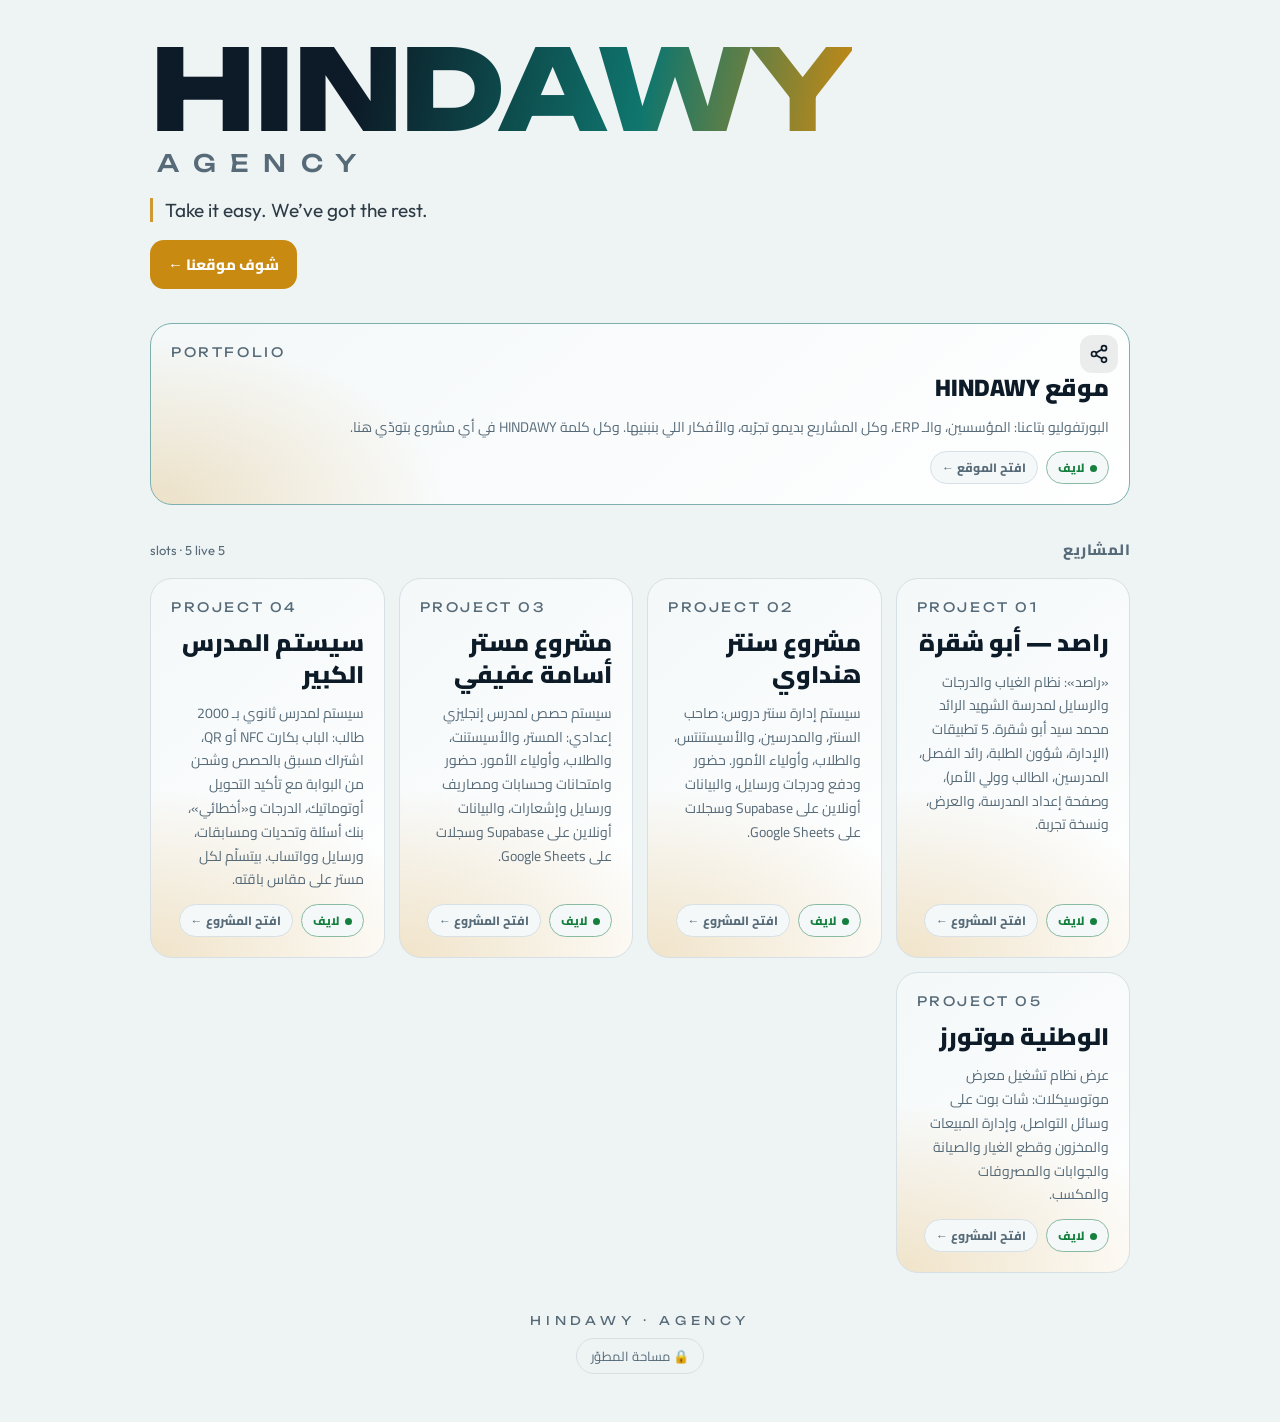
<file: index.html>
<!DOCTYPE html>
<html lang="ar" dir="rtl">
<head>
<meta charset="utf-8">
<meta name="viewport" content="width=device-width, initial-scale=1, viewport-fit=cover">
<meta name="theme-color" content="#06121b">
<title>HINDAWY Agency</title>
<meta name="description" content="HINDAWY Agency — Take it easy. We’ve got the rest.">
<link rel="stylesheet" href="https://fonts.googleapis.com/css2?family=Cairo:wght@500;700;800;900&family=Unbounded:wght@500;800&family=Outfit:wght@400;600&display=swap">
<link rel="stylesheet" href="agency.css">
</head>
<body>
<div class="wrap">
 <header class="brand">
  <div class="w">HINDAWY</div>
  <div class="a">AGENCY</div>
  <div class="q">Take it easy. We’ve got the rest.</div>
  <a class="pf-btn" href="https://ahmedelhendway0-byte.github.io/portfolio/" target="_blank" rel="noopener">شوف موقعنا ←</a>
 </header>

 <a class="proj main pf" href="https://ahmedelhendway0-byte.github.io/portfolio/" target="_blank" rel="noopener">
  <span class="no">PORTFOLIO</span>
  <h3>موقع HINDAWY</h3>
  <p>البورتفوليو بتاعنا: المؤسسين، والـ ERP، وكل المشاريع بديمو تجرّبه، والأفكار اللي بنبنيها. وكل كلمة HINDAWY في أي مشروع بتودّي هنا.</p>
  <span class="foot"><span class="chip live">لايف</span><span class="chip">افتح الموقع ←</span></span>
 </a>

 <main class="wrap" style="gap:14px">
  <div class="sec-h"><h2>المشاريع</h2><small>5 slots · 5 live</small></div>
  <div class="projects">
   <a class="proj main" href="abu-shaqra/">
    <span class="no">PROJECT 01</span>
    <h3>راصد — أبو شقرة</h3>
    <p>«راصد»: نظام الغياب والدرجات والرسايل لمدرسة الشهيد الرائد محمد سيد أبو شقرة. 5 تطبيقات (الإدارة، شؤون الطلبة، رائد الفصل، المدرسين، الطالب وولي الأمر)، وصفحة إعداد المدرسة، والعرض، ونسخة تجربة.</p>
    <span class="foot"><span class="chip live">لايف</span><span class="chip">افتح المشروع ←</span></span>
   </a>
   <a class="proj main" href="center/">
    <span class="no">PROJECT 02</span>
    <h3>مشروع سنتر هنداوي</h3>
    <p>سيستم إدارة سنتر دروس: صاحب السنتر، والمدرسين، والأسيستنتس، والطلاب، وأولياء الأمور. حضور ودفع ودرجات ورسايل، والبيانات أونلاين على Supabase وسجلات على Google Sheets.</p>
    <span class="foot"><span class="chip live">لايف</span><span class="chip">افتح المشروع ←</span></span>
   </a>
   <a class="proj main" href="osama-afifi/">
    <span class="no">PROJECT 03</span>
    <h3>مشروع مستر أسامة عفيفي</h3>
    <p>سيستم حصص لمدرس إنجليزي إعدادي: المستر، والأسيستنت، والطلاب، وأولياء الأمور. حضور وامتحانات وحسابات ومصاريف ورسايل وإشعارات، والبيانات أونلاين على Supabase وسجلات على Google Sheets.</p>
    <span class="foot"><span class="chip live">لايف</span><span class="chip">افتح المشروع ←</span></span>
   </a>
   <a class="proj main" href="teacher-pro/">
    <span class="no">PROJECT 04</span>
    <h3>سيستم المدرس الكبير</h3>
    <p>سيستم لمدرس ثانوي بـ 2000 طالب: الباب بكارت NFC أو QR، اشتراك مسبق بالحصص وشحن من البوابة مع تأكيد التحويل أوتوماتيك، الدرجات و«أخطائي»، بنك أسئلة وتحديات ومسابقات، ورسايل وواتساب. بيتسلّم لكل مستر على مقاس باقته.</p>
    <span class="foot"><span class="chip live">لايف</span><span class="chip">افتح المشروع ←</span></span>
   </a>
   <a class="proj main" href="alwatanya/">
    <span class="no">PROJECT 05</span>
    <h3>الوطنية موتورز</h3>
    <p>عرض نظام تشغيل معرض موتوسيكلات: شات بوت على وسائل التواصل، وإدارة المبيعات والمخزون وقطع الغيار والصيانة والجوابات والمصروفات والمكسب.</p>
    <span class="foot"><span class="chip live">لايف</span><span class="chip">افتح المشروع ←</span></span>
   </a>
  </div>
 </main>

 <footer><a class="hw" href="https://ahmedelhendway0-byte.github.io/portfolio/" target="_blank" rel="noopener">HINDAWY · AGENCY</a><a href="studio.html">🔒 مساحة المطوّر</a></footer>
</div>
<script src="share.js?v=2"></script>
</body>
</html>
</file>
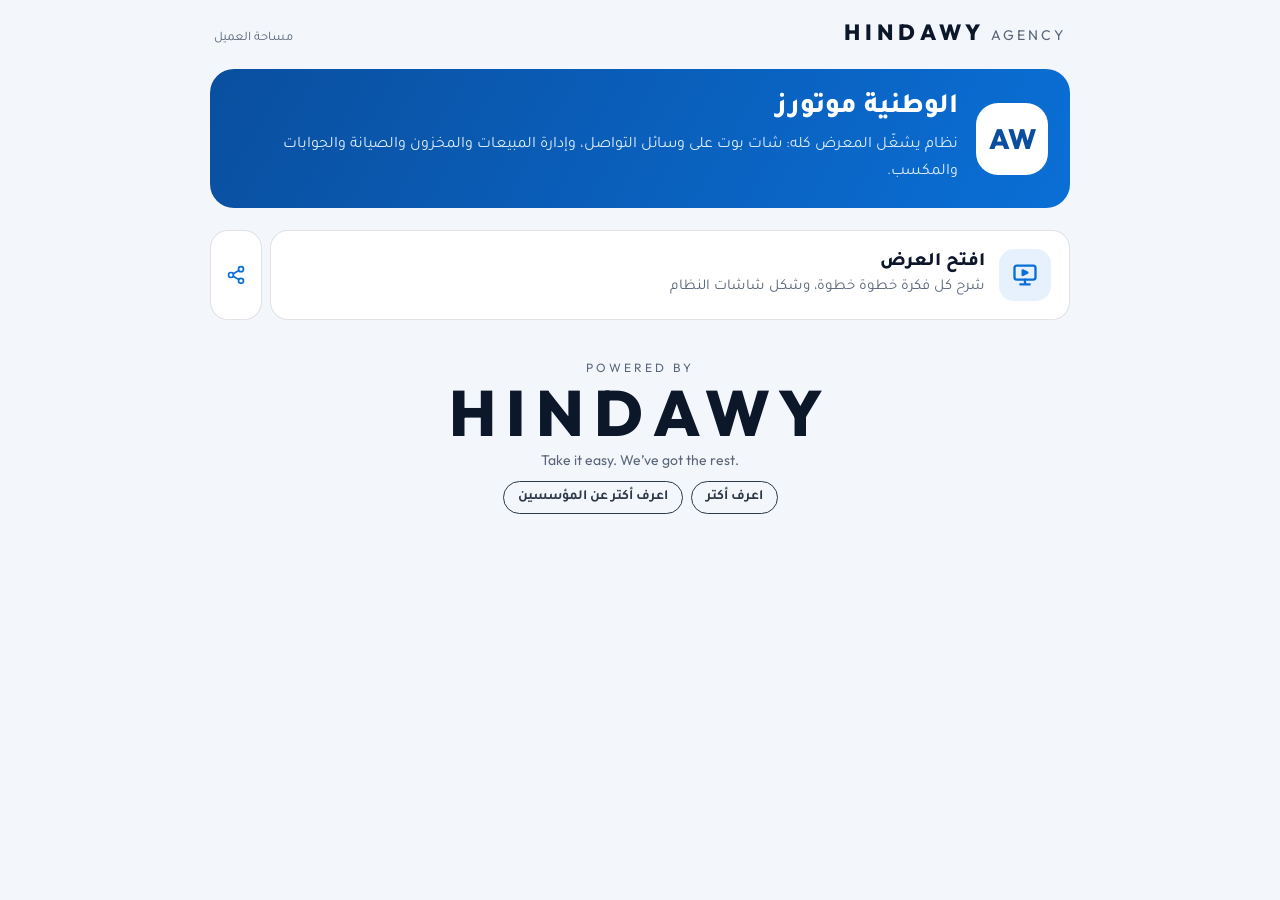
<file: alwatanya/index.html>
<!DOCTYPE html><html lang="ar" dir="rtl"><head><meta charset="utf-8"><meta name="viewport" content="width=device-width, initial-scale=1, viewport-fit=cover"><meta name="theme-color" content="#0a6fd6"><title>الوطنية موتورز — HINDAWY Agency</title><style>:root{padding-top:env(safe-area-inset-top,0px);padding-bottom:env(safe-area-inset-bottom,0px)}body{margin:0}</style></head><body>
<link rel="stylesheet" href="https://fonts.googleapis.com/css2?family=Tajawal:wght@500;700;800&family=Outfit:wght@400;600;800&display=swap">
<style>
/* Layout: مساحة العميل — نفس صفحات المشاريع، بهوية عرض الوطنية (فاتح وأزرق) */
:root{--bg:#f3f7fc;--card:#fff;--fg:#0c1729;--mute:#596679;--line:#0c17291f;--brand:#0a6fd6;--tint:#e7f1fd;--f-ar:"Tajawal","Segoe UI",Tahoma,sans-serif;--f-en:"Outfit","Tajawal",sans-serif;color-scheme:light}
*{box-sizing:border-box}
body{background:var(--bg);color:var(--fg);font-family:var(--f-ar);direction:rtl;padding-left:max(16px,env(safe-area-inset-left,0px));padding-right:max(16px,env(safe-area-inset-right,0px));padding-block:18px 40px}
.wrap{max-width:860px;margin:0 auto;display:flex;flex-direction:column;gap:22px}
.agency{display:flex;align-items:baseline;justify-content:space-between;gap:12px;flex-wrap:wrap;padding-inline:4px}
.agency .mark{font-family:var(--f-en);font-weight:800;font-size:22px;letter-spacing:5px;direction:ltr;text-decoration:none;color:inherit}
.agency .mark span{font-weight:400;letter-spacing:3px;color:var(--mute);font-size:14px;margin-left:6px}
.agency small{font-size:13px;color:var(--mute)}
.hero{border-radius:24px;padding:22px;color:#fff;background:linear-gradient(120deg,#0a4f9f,#0a6fd6);display:flex;gap:18px;align-items:center;flex-wrap:wrap}
.badge{width:72px;height:72px;border-radius:22px;background:#fff;color:#0a4f9f;display:flex;align-items:center;justify-content:center;flex:none;font-family:var(--f-en);font-weight:800;font-size:28px;direction:ltr}
.hero h1{margin:0;font-size:28px;font-weight:800;line-height:1.25;text-wrap:balance}
.hero p{margin:6px 0 0;font-size:16px;color:#dcebfb;line-height:1.7}
.tile{display:flex;align-items:center;gap:14px;padding:18px;border-radius:18px;background:var(--card);border:1px solid var(--line);color:inherit;text-decoration:none;transition:transform .15s,border-color .15s;min-width:0}
.tile:hover{transform:translateY(-2px);border-color:var(--brand)}
.tile:focus-visible{outline:3px solid var(--brand);outline-offset:2px}
.ic{width:52px;height:52px;border-radius:15px;display:flex;align-items:center;justify-content:center;flex:none;background:var(--tint);color:var(--brand)}
.ic svg{width:28px;height:28px}
.txt{flex:1;min-width:0}.txt b{display:block;font-size:19px;font-weight:800}.txt span{display:block;font-size:15px;color:var(--mute);line-height:1.7}
.byline{display:flex;flex-direction:column;align-items:center;gap:6px;padding-block:18px 4px;text-align:center}
.byline small{font-size:12px;letter-spacing:3px;color:var(--mute);font-family:var(--f-en)}
.byline strong{font-family:var(--f-en);font-weight:800;font-size:clamp(36px,10vw,64px);line-height:1;letter-spacing:clamp(4px,1.4vw,10px);direction:ltr}
.byline a.hw{text-decoration:none;color:inherit}
.byline em{font-style:normal;font-family:var(--f-en);font-size:14px;color:var(--mute);direction:ltr}
.hw-btns{display:flex;flex-wrap:wrap;justify-content:center;gap:8px;margin-top:6px}
.hw-btns a{font-size:14px;font-weight:700;text-decoration:none;color:inherit;padding:7px 14px;border-radius:99px;border:1px solid currentColor;opacity:.85}
@media (prefers-reduced-motion:reduce){.tile{transition:none}}
</style>
<div class="wrap">
 <div class="agency"><a class="mark" href="../">HINDAWY<span>AGENCY</span></a><small>مساحة العميل</small></div>
 <header class="hero">
  <span class="badge">AW</span>
  <div style="min-width:0;flex:1">
   <h1>الوطنية موتورز</h1>
   <p>نظام يشغّل المعرض كله: شات بوت على وسائل التواصل، وإدارة المبيعات والمخزون والصيانة والجوابات والمكسب.</p>
  </div>
 </header>
 <a class="tile" href="https://hindawy-alwatanya.pages.dev/" target="_blank" rel="noopener">
  <span class="ic"><svg viewBox="0 0 24 24" fill="none" stroke="currentColor" stroke-width="2" stroke-linecap="round" stroke-linejoin="round"><rect x="3" y="4" width="18" height="12" rx="2"/><path d="M12 16v4M8 20h8M10 8l4 2-4 2z"/></svg></span>
  <span class="txt"><b>افتح العرض</b><span>شرح كل فكرة خطوة خطوة، وشكل شاشات النظام</span></span>
 </a>
 <footer class="byline"><small>POWERED BY</small><a class="hw" href="https://ahmedelhendway0-byte.github.io/portfolio/" target="_blank" rel="noopener"><strong>HINDAWY</strong></a><em>Take it easy. We’ve got the rest.</em><span class="hw-btns"><a href="https://ahmedelhendway0-byte.github.io/portfolio/" target="_blank" rel="noopener">اعرف أكتر</a><a href="https://ahmedelhendway0-byte.github.io/portfolio/#team" target="_blank" rel="noopener">اعرف أكتر عن المؤسسين</a></span></footer>
</div>
<script src="../share.js?v=2"></script></body></html>
</file>
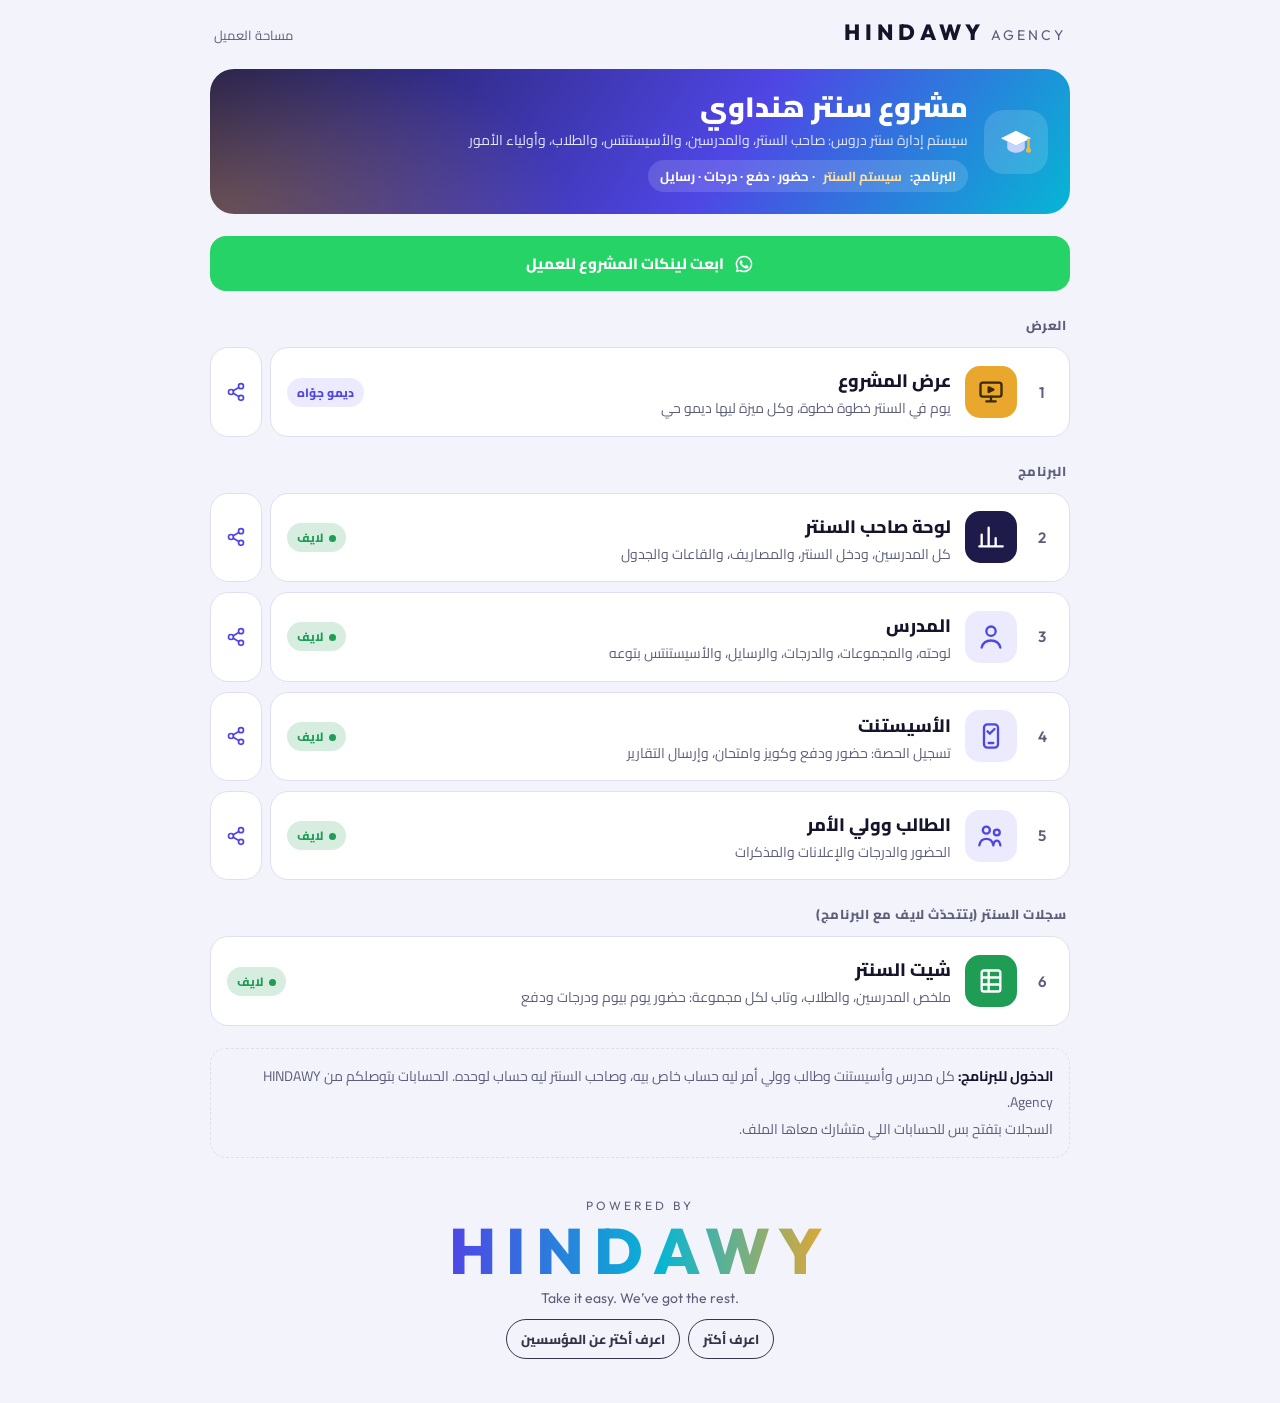
<file: center/index.html>
<!DOCTYPE html><html lang="ar" dir="rtl"><head><meta charset="utf-8"><meta name="viewport" content="width=device-width, initial-scale=1, viewport-fit=cover"><meta name="theme-color" content="#1e1b4b"><title>سنتر هنداوي — HINDAWY Agency</title><style>:root{padding-top:env(safe-area-inset-top,0px);padding-bottom:env(safe-area-inset-bottom,0px)}body{margin:0}</style></head><body>
<meta name="claude:viewport-fit-sides" content="cover">
<link rel="stylesheet" href="https://fonts.googleapis.com/css2?family=Cairo:wght@500;700;800;900&family=Outfit:wght@400;600;800&display=swap">
<style>
/* Layout: مساحة العميل — نفس صفحة أبو شقرة: هيدر الوكالة، ثم المشروع، ثم بلاطات بترتيب الاستخدام */
:root{
  --bg:#f3f3fb; --card:#ffffff; --fg:#14142b; --mute:#5d5f7a; --line:#dfe0ef;
  --brand:#4f46e5; --brand-2:#06b6d4; --deep:#1e1b4b; --gold:#e9a72e; --gold-ink:#3b2a00; --sheet:#1f9d55; --tint:#ecebfd;
  --f-ar:"Cairo","Segoe UI",Tahoma,sans-serif; --f-en:"Outfit","Cairo",sans-serif;
}
@media (prefers-color-scheme: dark){:root:not([data-theme="light"]){
  --bg:#0b0b1e; --card:#14143a; --fg:#ececff; --mute:#a3a5c8; --line:#26275a; --brand:#818cf8; --brand-2:#22d3ee; --deep:#1e1b4b; --gold:#f5b544; --sheet:#4ade80; --tint:#1d1d4a; color-scheme:dark}}
:root[data-theme="dark"]{
  --bg:#0b0b1e; --card:#14143a; --fg:#ececff; --mute:#a3a5c8; --line:#26275a; --brand:#818cf8; --brand-2:#22d3ee; --deep:#1e1b4b; --gold:#f5b544; --sheet:#4ade80; --tint:#1d1d4a; color-scheme:dark}
*{box-sizing:border-box}[hidden]{display:none!important}
body{background:var(--bg);color:var(--fg);font-family:var(--f-ar);direction:rtl;
  padding-left:max(16px,env(safe-area-inset-left,0px));padding-right:max(16px,env(safe-area-inset-right,0px));padding-block:18px 40px}
.wrap{max-width:860px;margin:0 auto;display:flex;flex-direction:column;gap:22px}
.agency{display:flex;align-items:baseline;justify-content:space-between;gap:12px;flex-wrap:wrap;padding-inline:4px}
.agency .mark{font-family:var(--f-en);font-weight:800;font-size:22px;letter-spacing:5px;direction:ltr}
.agency .mark span{font-weight:400;letter-spacing:3px;color:var(--mute);font-size:14px;margin-left:6px}
.agency small{font-size:13px;color:var(--mute)}
.hero{border-radius:24px;padding:22px;color:#fff;background:radial-gradient(600px 300px at 0% 100%,rgba(233,167,46,.35),transparent 60%),linear-gradient(125deg,#1e1b4b,#4f46e5 60%,#06b6d4);display:flex;gap:16px;align-items:center;flex-wrap:wrap}
.hero .badge{width:64px;height:64px;border-radius:20px;background:rgba(255,255,255,.14);display:flex;align-items:center;justify-content:center;flex:none}
.hero .badge svg{width:40px;height:40px}
.hero h1{margin:0;font-size:28px;font-weight:900;line-height:1.2;text-wrap:balance}
.hero p{margin:4px 0 0;font-size:14px;color:#e0e7ff;line-height:1.7}
.hero .prod{margin-top:8px;display:inline-flex;align-items:center;gap:8px;background:rgba(255,255,255,.14);border-radius:30px;padding:4px 12px;font-size:13px;font-weight:700}
.hero .prod b{color:#ffe2a3}
.group{display:flex;flex-direction:column;gap:10px}
.group h2{margin:0;font-size:13px;font-weight:800;letter-spacing:.5px;color:var(--mute);padding-inline:4px}
.tile{display:flex;align-items:center;gap:14px;padding:16px;border-radius:18px;background:var(--card);border:1px solid var(--line);color:inherit;text-decoration:none;transition:transform .15s,border-color .15s;min-width:0}
a.tile:hover{transform:translateY(-2px);border-color:var(--brand-2)}
.tile:focus-visible{outline:3px solid var(--brand-2);outline-offset:2px}
.tile.off{opacity:.7}
.num{font-family:var(--f-en);font-weight:600;font-size:15px;color:var(--mute);width:22px;text-align:center;flex:none}
.ic{width:52px;height:52px;border-radius:15px;display:flex;align-items:center;justify-content:center;flex:none;background:var(--tint);color:var(--brand)}
.ic svg{width:28px;height:28px}
.ic.gold{background:var(--gold);color:var(--gold-ink)}.ic.sheet{background:var(--sheet);color:#fff}.ic.deep{background:var(--deep);color:#fff}
.txt{flex:1;min-width:0}.txt b{display:block;font-size:18px;font-weight:800}.txt span{display:block;font-size:14px;color:var(--mute);line-height:1.6}
.tag{font-size:12px;font-weight:800;padding:3px 10px;border-radius:20px;background:var(--tint);color:var(--brand);white-space:nowrap;flex:none}
.tag.live{background:color-mix(in srgb,var(--sheet) 18%,transparent);color:var(--sheet)}
.tag.live::before{content:"";display:inline-block;width:7px;height:7px;border-radius:50%;background:currentColor;margin-inline-end:6px;animation:pulse 1.6s infinite}
.tag.wait{background:color-mix(in srgb,var(--gold) 20%,transparent);color:var(--gold)}
@keyframes pulse{50%{opacity:.3}}
.note{border-radius:16px;border:1px dashed var(--line);padding:14px 16px;font-size:14px;line-height:1.9;color:var(--mute)}
.note b{color:var(--fg)}
.byline{display:flex;flex-direction:column;align-items:center;gap:6px;padding-block:18px 4px;text-align:center}
.byline small{font-size:12px;letter-spacing:3px;color:var(--mute);font-family:var(--f-en)}
.byline strong{font-family:var(--f-en);font-weight:800;font-size:clamp(36px,10vw,64px);line-height:1;letter-spacing:clamp(4px,1.4vw,10px);direction:ltr;
  background:linear-gradient(90deg,var(--brand),var(--brand-2) 55%,var(--gold));-webkit-background-clip:text;background-clip:text;color:transparent}
/* HINDAWY opens the portfolio */
.byline a.hw{text-decoration:none;color:inherit}.byline a.hw:hover strong{opacity:.85}
.byline .hw-btns{display:flex;flex-wrap:wrap;justify-content:center;gap:8px;margin-top:6px}
.byline .hw-btns a{font-size:13px;font-weight:800;text-decoration:none;color:inherit;padding:7px 14px;border-radius:99px;border:1px solid currentColor;opacity:.85}
.byline .hw-btns a:hover{opacity:1}
.byline em{font-style:normal;font-family:var(--f-en);font-size:14px;color:var(--mute);direction:ltr}
@media (max-width:520px){.tile .tag{display:none}.hero h1{font-size:23px}}
@media (prefers-reduced-motion:reduce){.tile{transition:none}.tag.live::before{animation:none}}
</style>

<div class="wrap">
 <div class="agency"><a class="mark" href="../" style="text-decoration:none;color:inherit">HINDAWY<span>AGENCY</span></a><small>مساحة العميل</small></div>

 <header class="hero">
  <span class="badge"><svg viewBox="0 0 64 64" aria-hidden="true"><path d="M8 26 32 14l24 12-24 12z" fill="#fff"/><path d="M18 31v10c0 4 7 8 14 8s14-4 14-8V31l-14 7z" fill="#c7d2fe"/><path d="M52 28v14" stroke="#f5b544" stroke-width="4" stroke-linecap="round"/><circle cx="52" cy="45" r="4" fill="#f5b544"/></svg></span>
  <div style="min-width:0;flex:1">
   <h1>مشروع سنتر هنداوي</h1>
   <p>سيستم إدارة سنتر دروس: صاحب السنتر، والمدرسين، والأسيستنتس، والطلاب، وأولياء الأمور</p>
   <span class="prod">البرنامج: <b>سيستم السنتر</b> · حضور · دفع · درجات · رسايل</span>
  </div>
 </header>

 <section class="group" aria-labelledby="g1">
  <h2 id="g1">العرض</h2>
  <a class="tile" href="https://ahmedelhendway0-byte.github.io/center/presentation/" target="_blank" rel="noopener">
   <span class="num">1</span><span class="ic gold"><svg viewBox="0 0 24 24" fill="none" stroke="currentColor" stroke-width="2" stroke-linecap="round" stroke-linejoin="round"><rect x="3" y="4" width="18" height="12" rx="2"/><path d="M12 16v4M8 20h8M10 8l4 2-4 2z"/></svg></span>
   <span class="txt"><b>عرض المشروع</b><span>يوم في السنتر خطوة خطوة، وكل ميزة ليها ديمو حي</span></span>
   <span class="tag">ديمو جوّاه</span>
  </a>
 </section>

 <section class="group" aria-labelledby="g2">
  <h2 id="g2">البرنامج</h2>
  <a class="tile" href="https://ahmedelhendway0-byte.github.io/center/#login-owner" target="_blank" rel="noopener">
   <span class="num">2</span><span class="ic deep"><svg viewBox="0 0 24 24" fill="none" stroke="currentColor" stroke-width="2" stroke-linecap="round"><path d="M4 20V10M10 20V4M16 20v-7M22 20H2"/></svg></span>
   <span class="txt"><b>لوحة صاحب السنتر</b><span>كل المدرسين، ودخل السنتر، والمصاريف، والقاعات والجدول</span></span>
   <span class="tag live">لايف</span>
  </a>
  <a class="tile" href="https://ahmedelhendway0-byte.github.io/center/#login-teacher" target="_blank" rel="noopener">
   <span class="num">3</span><span class="ic"><svg viewBox="0 0 24 24" fill="none" stroke="currentColor" stroke-width="2" stroke-linecap="round"><circle cx="12" cy="7" r="4"/><path d="M4 21c1-4 4-6 8-6s7 2 8 6"/></svg></span>
   <span class="txt"><b>المدرس</b><span>لوحته، والمجموعات، والدرجات، والرسايل، والأسيستنتس بتوعه</span></span>
   <span class="tag live">لايف</span>
  </a>
  <a class="tile" href="https://ahmedelhendway0-byte.github.io/center/#login-assistant" target="_blank" rel="noopener">
   <span class="num">4</span><span class="ic"><svg viewBox="0 0 24 24" fill="none" stroke="currentColor" stroke-width="2" stroke-linecap="round"><rect x="6" y="2" width="12" height="20" rx="3"/><path d="M10 18h4M9 8l2 2 4-4"/></svg></span>
   <span class="txt"><b>الأسيستنت</b><span>تسجيل الحصة: حضور ودفع وكويز وامتحان، وإرسال التقارير</span></span>
   <span class="tag live">لايف</span>
  </a>
  <a class="tile" href="https://ahmedelhendway0-byte.github.io/center/#login-parent" target="_blank" rel="noopener">
   <span class="num">5</span><span class="ic"><svg viewBox="0 0 24 24" fill="none" stroke="currentColor" stroke-width="2" stroke-linecap="round"><circle cx="8" cy="7" r="3"/><circle cx="17" cy="9" r="2.5"/><path d="M2 20c.7-3.5 3-5.5 6-5.5s5.3 2 6 5.5M14 20c.4-2.4 1.6-4 3-4s2.6 1.6 3 4"/></svg></span>
   <span class="txt"><b>الطالب وولي الأمر</b><span>الحضور والدرجات والإعلانات والمذكرات</span></span>
   <span class="tag live">لايف</span>
  </a>
 </section>

 <section class="group" aria-labelledby="g3">
  <h2 id="g3">سجلات السنتر (بتتحدّث لايف مع البرنامج)</h2>
  <a class="tile" id="sheet" href="#" target="_blank" rel="noopener">
   <span class="num">6</span><span class="ic sheet"><svg viewBox="0 0 24 24" fill="none" stroke="currentColor" stroke-width="2"><rect x="4" y="3" width="16" height="18" rx="2"/><path d="M4 9h16M4 15h16M10 3v18"/></svg></span>
   <span class="txt"><b>شيت السنتر</b><span>ملخص المدرسين، والطلاب، وتاب لكل مجموعة: حضور يوم بيوم ودرجات ودفع</span></span>
   <span class="tag wait" id="sheetTag">بيتجهّز</span>
  </a>
 </section>

 <div class="note"><b>الدخول للبرنامج:</b> كل مدرس وأسيستنت وطالب وولي أمر ليه حساب خاص بيه، وصاحب السنتر ليه حساب لوحده. الحسابات بتوصلكم من HINDAWY Agency.<br>السجلات بتفتح بس للحسابات اللي متشارك معاها الملف.</div>

 <footer class="byline"><small>POWERED BY</small><a class="hw" href="https://ahmedelhendway0-byte.github.io/portfolio/" target="_blank" rel="noopener"><strong>HINDAWY</strong></a><em>Take it easy. We’ve got the rest.</em><span class="hw-btns"><a href="https://ahmedelhendway0-byte.github.io/portfolio/" target="_blank" rel="noopener">اعرف أكتر</a><a href="https://ahmedelhendway0-byte.github.io/portfolio/#team" target="_blank" rel="noopener">اعرف أكتر عن المؤسسين</a></span></footer>
</div>
<script>
(function(){
  var SHEET = "https://docs.google.com/spreadsheets/d/1WRMBgg4FbmjeLP203FhkJpK_2VUMmnfIRpxpQckRIp8/edit"; // رابط شيت السنتر بعد ما يتعمل
  var a = document.getElementById("sheet");
  if (SHEET) { a.href = SHEET; var t = document.getElementById("sheetTag"); t.className = "tag live"; t.textContent = "لايف"; }
  else { a.classList.add("off"); a.removeAttribute("href"); a.removeAttribute("target"); }
})();
</script>
<script src="../share.js?v=2"></script></body></html>
</file>
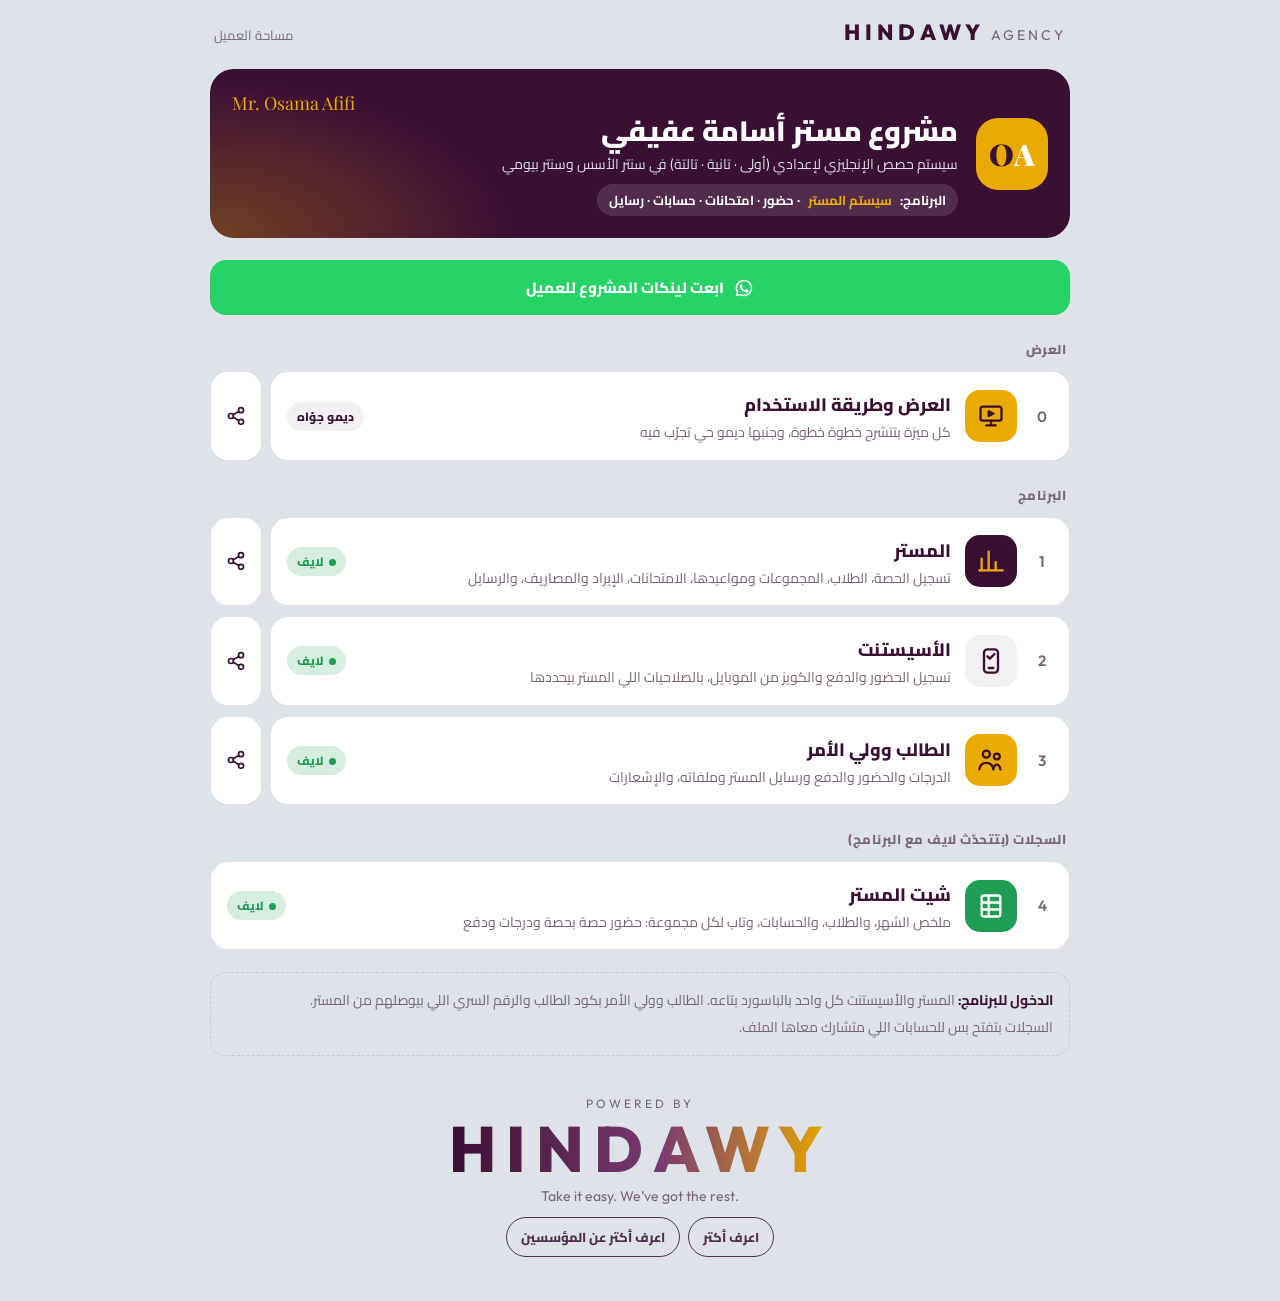
<file: osama-afifi/index.html>
<!DOCTYPE html><html lang="ar" dir="rtl"><head><meta charset="utf-8"><meta name="viewport" content="width=device-width, initial-scale=1, viewport-fit=cover"><meta name="theme-color" content="#3A0F34"><title>مستر أسامة عفيفي — HINDAWY Agency</title><style>:root{padding-top:env(safe-area-inset-top,0px);padding-bottom:env(safe-area-inset-bottom,0px)}body{margin:0}</style></head><body>
<link rel="stylesheet" href="https://fonts.googleapis.com/css2?family=Cairo:wght@500;700;800;900&family=Outfit:wght@400;600;800&family=Playfair+Display:wght@900&display=swap">
<style>
/* Layout: مساحة العميل — نفس صفحة سنتر هنداوي، بألوان مستر أسامة (Aubergine · Marigold · Ice Silver) */
:root{
  --bg:#DDE3E8; --card:#ffffff; --fg:#3A0F34; --mute:#7a6577; --line:#3a0f341f;
  --brand:#3A0F34; --gold:#EAAA00; --gold-ink:#3A0F34; --sheet:#1f9d55; --tint:#3a0f340f;
  --f-ar:"Cairo","Segoe UI",Tahoma,sans-serif; --f-en:"Outfit","Cairo",sans-serif;
}
@media (prefers-color-scheme: dark){:root:not([data-theme="light"]){
  --bg:#1a0717; --card:#2a0f26; --fg:#f2eef1; --mute:#c2b3bf; --line:#ffffff1f; --brand:#EAAA00; --tint:#ffffff10; --sheet:#4ade80; color-scheme:dark}}
:root[data-theme="dark"]{
  --bg:#1a0717; --card:#2a0f26; --fg:#f2eef1; --mute:#c2b3bf; --line:#ffffff1f; --brand:#EAAA00; --tint:#ffffff10; --sheet:#4ade80; color-scheme:dark}
*{box-sizing:border-box}[hidden]{display:none!important}
body{background:var(--bg);color:var(--fg);font-family:var(--f-ar);direction:rtl;
  padding-left:max(16px,env(safe-area-inset-left,0px));padding-right:max(16px,env(safe-area-inset-right,0px));padding-block:18px 40px}
.wrap{max-width:860px;margin:0 auto;display:flex;flex-direction:column;gap:22px}
.agency{display:flex;align-items:baseline;justify-content:space-between;gap:12px;flex-wrap:wrap;padding-inline:4px}
.agency .mark{font-family:var(--f-en);font-weight:800;font-size:22px;letter-spacing:5px;direction:ltr}
.agency .mark span{font-weight:400;letter-spacing:3px;color:var(--mute);font-size:14px;margin-left:6px}
.agency small{font-size:13px;color:var(--mute)}
.hero{border-radius:24px;padding:22px;color:#fff;background:radial-gradient(500px 260px at 0% 100%,rgba(234,170,0,.32),transparent 60%),#3A0F34;display:flex;gap:18px;align-items:center;flex-wrap:wrap;position:relative;overflow:hidden}
.hero .badge{width:72px;height:72px;border-radius:22px;background:#EAAA00;color:#3A0F34;display:flex;align-items:center;justify-content:center;flex:none;font-family:"Playfair Display",serif;font-weight:900;font-size:30px;direction:ltr}
.hero .badge em{font-style:normal;color:#fff}
.hero h1{margin:0;font-size:28px;font-weight:900;line-height:1.2;text-wrap:balance}
.hero .en{font-family:"Playfair Display",serif;font-size:18px;color:#EAAA00;direction:ltr;display:block}
.hero p{margin:4px 0 0;font-size:14px;color:#DDE3E8;line-height:1.7}
.hero .prod{margin-top:8px;display:inline-flex;align-items:center;gap:8px;background:rgba(255,255,255,.12);border-radius:30px;padding:4px 12px;font-size:13px;font-weight:700}
.hero .prod b{color:#EAAA00}
.group{display:flex;flex-direction:column;gap:10px}
.group h2{margin:0;font-size:13px;font-weight:800;letter-spacing:.5px;color:var(--mute);padding-inline:4px}
.tile{display:flex;align-items:center;gap:14px;padding:16px;border-radius:18px;background:var(--card);border:1px solid var(--line);color:inherit;text-decoration:none;transition:transform .15s,border-color .15s;min-width:0}
a.tile:hover{transform:translateY(-2px);border-color:var(--gold)}
.tile:focus-visible{outline:3px solid var(--gold);outline-offset:2px}
.tile.off{opacity:.7}
.num{font-family:var(--f-en);font-weight:600;font-size:15px;color:var(--mute);width:22px;text-align:center;flex:none}
.ic{width:52px;height:52px;border-radius:15px;display:flex;align-items:center;justify-content:center;flex:none;background:var(--tint);color:var(--brand)}
.ic svg{width:28px;height:28px}
.ic.gold{background:var(--gold);color:var(--gold-ink)}.ic.sheet{background:var(--sheet);color:#fff}.ic.deep{background:#3A0F34;color:#EAAA00}
.txt{flex:1;min-width:0}.txt b{display:block;font-size:18px;font-weight:800}.txt span{display:block;font-size:14px;color:var(--mute);line-height:1.6}
.tag{font-size:12px;font-weight:800;padding:3px 10px;border-radius:20px;background:var(--tint);color:var(--brand);white-space:nowrap;flex:none}
.tag.live{background:color-mix(in srgb,var(--sheet) 18%,transparent);color:var(--sheet)}
.tag.live::before{content:"";display:inline-block;width:7px;height:7px;border-radius:50%;background:currentColor;margin-inline-end:6px;animation:pulse 1.6s infinite}
.tag.wait{background:color-mix(in srgb,var(--gold) 24%,transparent);color:#8a6400}
@keyframes pulse{50%{opacity:.3}}
.note{border-radius:16px;border:1px dashed var(--line);padding:14px 16px;font-size:14px;line-height:1.9;color:var(--mute)}
.note b{color:var(--fg)}
.byline{display:flex;flex-direction:column;align-items:center;gap:6px;padding-block:18px 4px;text-align:center}
.byline small{font-size:12px;letter-spacing:3px;color:var(--mute);font-family:var(--f-en)}
.byline strong{font-family:var(--f-en);font-weight:800;font-size:clamp(36px,10vw,64px);line-height:1;letter-spacing:clamp(4px,1.4vw,10px);direction:ltr;
  background:linear-gradient(90deg,#3A0F34,#7a3a70 55%,#EAAA00);-webkit-background-clip:text;background-clip:text;color:transparent}
/* HINDAWY opens the portfolio */
.byline a.hw{text-decoration:none;color:inherit}.byline a.hw:hover strong{opacity:.85}
.byline .hw-btns{display:flex;flex-wrap:wrap;justify-content:center;gap:8px;margin-top:6px}
.byline .hw-btns a{font-size:13px;font-weight:800;text-decoration:none;color:inherit;padding:7px 14px;border-radius:99px;border:1px solid currentColor;opacity:.85}
.byline .hw-btns a:hover{opacity:1}
.byline em{font-style:normal;font-family:var(--f-en);font-size:14px;color:var(--mute);direction:ltr}
@media (max-width:520px){.tile .tag{display:none}.hero h1{font-size:23px}}
@media (prefers-reduced-motion:reduce){.tile{transition:none}.tag.live::before{animation:none}}
</style>

<div class="wrap">
 <div class="agency"><a class="mark" href="../" style="text-decoration:none;color:inherit">HINDAWY<span>AGENCY</span></a><small>مساحة العميل</small></div>

 <header class="hero">
  <span class="badge">O<em>A</em></span>
  <div style="min-width:0;flex:1">
   <span class="en">Mr. Osama Afifi</span>
   <h1>مشروع مستر أسامة عفيفي</h1>
   <p>سيستم حصص الإنجليزي لإعدادي (أولى · تانية · تالتة) في سنتر الأسس وسنتر بيومي</p>
   <span class="prod">البرنامج: <b>سيستم المستر</b> · حضور · امتحانات · حسابات · رسايل</span>
  </div>
 </header>

 <section class="group" aria-labelledby="g0">
  <h2 id="g0">العرض</h2>
  <a class="tile" href="https://mr-osama-afifi.pages.dev/presentation/" target="_blank" rel="noopener">
   <span class="num">0</span><span class="ic gold"><svg viewBox="0 0 24 24" fill="none" stroke="currentColor" stroke-width="2" stroke-linecap="round" stroke-linejoin="round"><rect x="3" y="4" width="18" height="12" rx="2"/><path d="M12 16v4M8 20h8M10 8l4 2-4 2z"/></svg></span>
   <span class="txt"><b>العرض وطريقة الاستخدام</b><span>كل ميزة بتتشرح خطوة خطوة، وجنبها ديمو حي تجرّب فيه</span></span>
   <span class="tag">ديمو جوّاه</span>
  </a>
 </section>

 <section class="group" aria-labelledby="g1">
  <h2 id="g1">البرنامج</h2>
  <a class="tile" href="https://mr-osama-afifi.pages.dev/" target="_blank" rel="noopener">
   <span class="num">1</span><span class="ic deep"><svg viewBox="0 0 24 24" fill="none" stroke="currentColor" stroke-width="2" stroke-linecap="round"><path d="M4 20V10M10 20V4M16 20v-7M22 20H2"/></svg></span>
   <span class="txt"><b>المستر</b><span>تسجيل الحصة، الطلاب، المجموعات ومواعيدها، الامتحانات، الإيراد والمصاريف، والرسايل</span></span>
   <span class="tag live">لايف</span>
  </a>
  <a class="tile" href="https://mr-osama-afifi.pages.dev/" target="_blank" rel="noopener">
   <span class="num">2</span><span class="ic"><svg viewBox="0 0 24 24" fill="none" stroke="currentColor" stroke-width="2" stroke-linecap="round"><rect x="6" y="2" width="12" height="20" rx="3"/><path d="M10 18h4M9 8l2 2 4-4"/></svg></span>
   <span class="txt"><b>الأسيستنت</b><span>تسجيل الحضور والدفع والكويز من الموبايل، بالصلاحيات اللي المستر بيحددها</span></span>
   <span class="tag live">لايف</span>
  </a>
  <a class="tile" href="https://mr-osama-afifi.pages.dev/family/" target="_blank" rel="noopener">
   <span class="num">3</span><span class="ic gold"><svg viewBox="0 0 24 24" fill="none" stroke="currentColor" stroke-width="2" stroke-linecap="round"><circle cx="8" cy="7" r="3"/><circle cx="17" cy="9" r="2.5"/><path d="M2 20c.7-3.5 3-5.5 6-5.5s5.3 2 6 5.5M14 20c.4-2.4 1.6-4 3-4s2.6 1.6 3 4"/></svg></span>
   <span class="txt"><b>الطالب وولي الأمر</b><span>الدرجات والحضور والدفع ورسايل المستر وملفاته، والإشعارات</span></span>
   <span class="tag live">لايف</span>
  </a>
 </section>

 <section class="group" aria-labelledby="g2">
  <h2 id="g2">السجلات (بتتحدّث لايف مع البرنامج)</h2>
  <a class="tile" id="sheet" href="#" target="_blank" rel="noopener">
   <span class="num">4</span><span class="ic sheet"><svg viewBox="0 0 24 24" fill="none" stroke="currentColor" stroke-width="2"><rect x="4" y="3" width="16" height="18" rx="2"/><path d="M4 9h16M4 15h16M10 3v18"/></svg></span>
   <span class="txt"><b>شيت المستر</b><span>ملخص الشهر، والطلاب، والحسابات، وتاب لكل مجموعة: حضور حصة بحصة ودرجات ودفع</span></span>
   <span class="tag wait" id="sheetTag">بيتجهّز</span>
  </a>
 </section>

 <div class="note"><b>الدخول للبرنامج:</b> المستر والأسيستنت كل واحد بالباسورد بتاعه. الطالب وولي الأمر بكود الطالب والرقم السري اللي بيوصلهم من المستر.<br>السجلات بتفتح بس للحسابات اللي متشارك معاها الملف.</div>

 <footer class="byline"><small>POWERED BY</small><a class="hw" href="https://ahmedelhendway0-byte.github.io/portfolio/" target="_blank" rel="noopener"><strong>HINDAWY</strong></a><em>Take it easy. We’ve got the rest.</em><span class="hw-btns"><a href="https://ahmedelhendway0-byte.github.io/portfolio/" target="_blank" rel="noopener">اعرف أكتر</a><a href="https://ahmedelhendway0-byte.github.io/portfolio/#team" target="_blank" rel="noopener">اعرف أكتر عن المؤسسين</a></span></footer>
</div>
<script>
(function(){
  var SHEET = "https://docs.google.com/spreadsheets/d/1UvWJfRt6B9Tf7hKWn97yk-Vg_FYprZkIGWDAGLsY8o4/edit"; // رابط شيت المستر
  var a = document.getElementById("sheet");
  if (SHEET) { a.href = SHEET; var t = document.getElementById("sheetTag"); t.className = "tag live"; t.textContent = "لايف"; }
  else { a.classList.add("off"); a.removeAttribute("href"); a.removeAttribute("target"); }
})();
</script>
<script src="../share.js?v=2"></script></body></html>
</file>
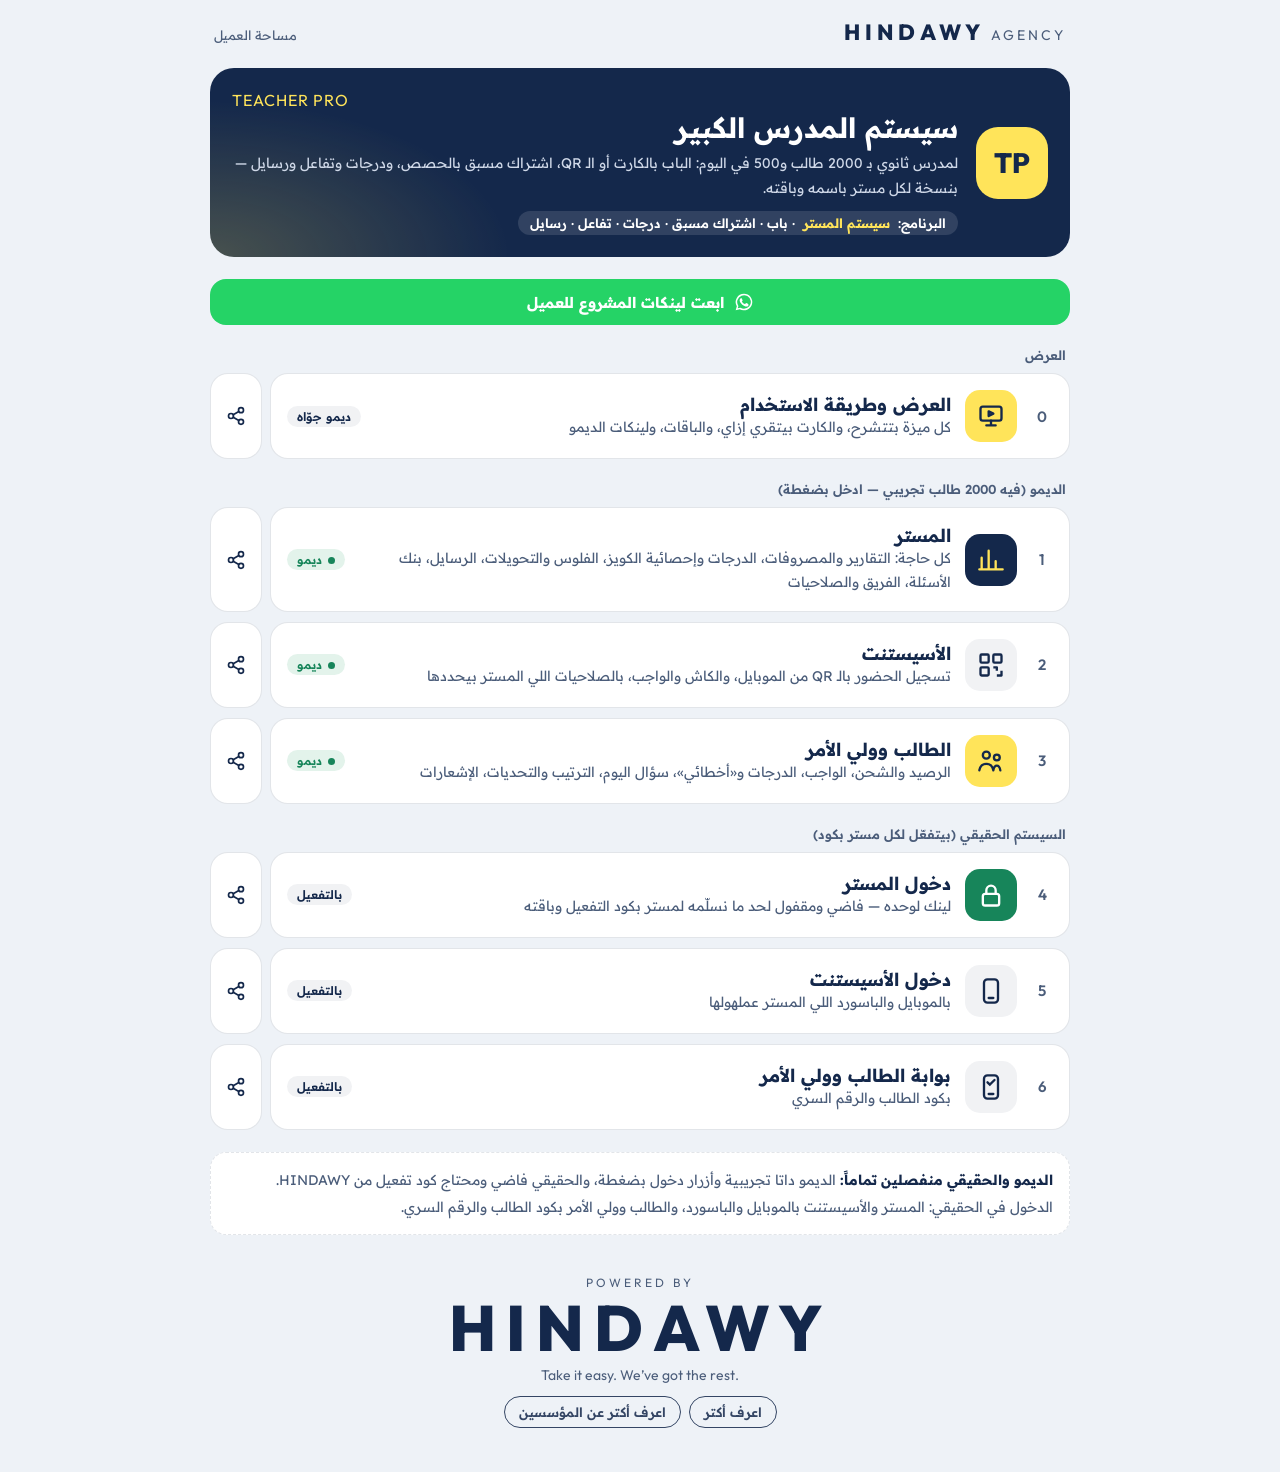
<file: teacher-pro/index.html>
<!DOCTYPE html><html lang="ar" dir="rtl"><head><meta charset="utf-8"><meta name="viewport" content="width=device-width, initial-scale=1, viewport-fit=cover"><meta name="theme-color" content="#14284B"><title>سيستم المدرس الكبير — HINDAWY Agency</title><style>:root{padding-top:env(safe-area-inset-top,0px);padding-bottom:env(safe-area-inset-bottom,0px)}body{margin:0}</style></head><body>
<link rel="stylesheet" href="https://fonts.googleapis.com/css2?family=Readex+Pro:wght@400;500;600;700&family=Outfit:wght@400;600;800&display=swap">
<style>
/* Layout: مساحة العميل — نفس صفحات المشاريع، بهوية السيستم (حبر كحلي · هايلايتر · أخضر) — فاتح بس */
:root{
  --bg:#EEF2F7; --card:#ffffff; --fg:#14284B; --mute:#4B5D7A; --line:#14284b1f;
  --brand:#14284B; --gold:#FFE45A; --gold-ink:#14284B; --sheet:#17855A; --tint:#14284b0f;
  --f-ar:"Readex Pro","Segoe UI",Tahoma,sans-serif; --f-en:"Outfit","Readex Pro",sans-serif; color-scheme:light;
}
*{box-sizing:border-box}[hidden]{display:none!important}
body{background:var(--bg);color:var(--fg);font-family:var(--f-ar);direction:rtl;
  padding-left:max(16px,env(safe-area-inset-left,0px));padding-right:max(16px,env(safe-area-inset-right,0px));padding-block:18px 40px}
.wrap{max-width:860px;margin:0 auto;display:flex;flex-direction:column;gap:22px}
.agency{display:flex;align-items:baseline;justify-content:space-between;gap:12px;flex-wrap:wrap;padding-inline:4px}
.agency .mark{font-family:var(--f-en);font-weight:800;font-size:22px;letter-spacing:5px;direction:ltr}
.agency .mark span{font-weight:400;letter-spacing:3px;color:var(--mute);font-size:14px;margin-left:6px}
.agency small{font-size:13px;color:var(--mute)}
.hero{border-radius:24px;padding:22px;color:#fff;background:radial-gradient(500px 260px at 0% 100%,rgba(255,228,90,.22),transparent 60%),#14284B;display:flex;gap:18px;align-items:center;flex-wrap:wrap}
.hero .badge{width:72px;height:72px;border-radius:22px;background:#FFE45A;color:#14284B;display:flex;align-items:center;justify-content:center;flex:none;font-family:var(--f-en);font-weight:800;font-size:28px;direction:ltr}
.hero h1{margin:0;font-size:28px;font-weight:700;line-height:1.25;text-wrap:balance}
.hero .en{font-family:var(--f-en);font-size:16px;color:#FFE45A;direction:ltr;display:block;letter-spacing:1px}
.hero p{margin:6px 0 0;font-size:14px;color:#CFD8E8;line-height:1.8}
.hero .prod{margin-top:10px;display:inline-flex;align-items:center;gap:8px;background:rgba(255,255,255,.12);border-radius:30px;padding:4px 12px;font-size:13px;font-weight:600}
.hero .prod b{color:#FFE45A}
.group{display:flex;flex-direction:column;gap:10px}
.group h2{margin:0;font-size:13px;font-weight:600;color:var(--mute);padding-inline:4px}
.tile{display:flex;align-items:center;gap:14px;padding:16px;border-radius:18px;background:var(--card);border:1px solid var(--line);color:inherit;text-decoration:none;transition:transform .15s,border-color .15s;min-width:0}
a.tile:hover{transform:translateY(-2px);border-color:#14284B}
.tile:focus-visible{outline:3px solid #14284B;outline-offset:2px}
.num{font-family:var(--f-en);font-weight:600;font-size:15px;color:var(--mute);width:22px;text-align:center;flex:none}
.ic{width:52px;height:52px;border-radius:15px;display:flex;align-items:center;justify-content:center;flex:none;background:var(--tint);color:var(--brand)}
.ic svg{width:28px;height:28px}
.ic.gold{background:var(--gold);color:var(--gold-ink)}.ic.deep{background:#14284B;color:#FFE45A}.ic.green{background:#17855A;color:#fff}
.txt{flex:1;min-width:0}.txt b{display:block;font-size:18px;font-weight:700}.txt span{display:block;font-size:14px;color:var(--mute);line-height:1.7}
.tag{font-size:12px;font-weight:600;padding:3px 10px;border-radius:20px;background:var(--tint);color:var(--brand);white-space:nowrap;flex:none}
.tag.live{background:#E3F3EB;color:#17855A}
.tag.live::before{content:"";display:inline-block;width:7px;height:7px;border-radius:50%;background:currentColor;margin-inline-end:6px;animation:pulse 1.6s infinite}
@keyframes pulse{50%{opacity:.3}}
.note{border-radius:16px;border:1px dashed var(--line);padding:14px 16px;font-size:14px;line-height:1.9;color:var(--mute);background:#fff}
.note b{color:var(--fg)}
.byline{display:flex;flex-direction:column;align-items:center;gap:6px;padding-block:18px 4px;text-align:center}
.byline small{font-size:12px;letter-spacing:3px;color:var(--mute);font-family:var(--f-en)}
.byline strong{font-family:var(--f-en);font-weight:800;font-size:clamp(36px,10vw,64px);line-height:1;letter-spacing:clamp(4px,1.4vw,10px);direction:ltr;color:#14284B}
.byline a.hw{text-decoration:none;color:inherit}.byline a.hw:hover strong{opacity:.85}
.byline .hw-btns{display:flex;flex-wrap:wrap;justify-content:center;gap:8px;margin-top:6px}
.byline .hw-btns a{font-size:13px;font-weight:600;text-decoration:none;color:inherit;padding:7px 14px;border-radius:99px;border:1px solid currentColor;opacity:.85}
.byline em{font-style:normal;font-family:var(--f-en);font-size:14px;color:var(--mute);direction:ltr}
@media (max-width:520px){.tile .tag{display:none}.hero h1{font-size:23px}}
@media (prefers-reduced-motion:reduce){.tile{transition:none}.tag.live::before{animation:none}}
</style>

<div class="wrap">
 <div class="agency"><a class="mark" href="../" style="text-decoration:none;color:inherit">HINDAWY<span>AGENCY</span></a><small>مساحة العميل</small></div>

 <header class="hero">
  <span class="badge">TP</span>
  <div style="min-width:0;flex:1">
   <span class="en">TEACHER PRO</span>
   <h1>سيستم المدرس الكبير</h1>
   <p>لمدرس ثانوي بـ 2000 طالب و500 في اليوم: الباب بالكارت أو الـ QR، اشتراك مسبق بالحصص، ودرجات وتفاعل ورسايل — بنسخة لكل مستر باسمه وباقته.</p>
   <span class="prod">البرنامج: <b>سيستم المستر</b> · باب · اشتراك مسبق · درجات · تفاعل · رسايل</span>
  </div>
 </header>

 <section class="group" aria-labelledby="g0">
  <h2 id="g0">العرض</h2>
  <a class="tile" href="https://hindawy-teacher.pages.dev/" target="_blank" rel="noopener">
   <span class="num">0</span><span class="ic gold"><svg viewBox="0 0 24 24" fill="none" stroke="currentColor" stroke-width="2" stroke-linecap="round" stroke-linejoin="round"><rect x="3" y="4" width="18" height="12" rx="2"/><path d="M12 16v4M8 20h8M10 8l4 2-4 2z"/></svg></span>
   <span class="txt"><b>العرض وطريقة الاستخدام</b><span>كل ميزة بتتشرح، والكارت بيتقري إزاي، والباقات، ولينكات الديمو</span></span>
   <span class="tag">ديمو جوّاه</span>
  </a>
 </section>

 <section class="group" aria-labelledby="g1">
  <h2 id="g1">الديمو (فيه 2000 طالب تجريبي — ادخل بضغطة)</h2>
  <a class="tile" href="https://hindawy-teacher.pages.dev/demo/teacher/" target="_blank" rel="noopener">
   <span class="num">1</span><span class="ic deep"><svg viewBox="0 0 24 24" fill="none" stroke="currentColor" stroke-width="2" stroke-linecap="round"><path d="M4 20V10M10 20V4M16 20v-7M22 20H2"/></svg></span>
   <span class="txt"><b>المستر</b><span>كل حاجة: التقارير والمصروفات، الدرجات وإحصائية الكويز، الفلوس والتحويلات، الرسايل، بنك الأسئلة، الفريق والصلاحيات</span></span>
   <span class="tag live">ديمو</span>
  </a>
  <a class="tile" href="https://hindawy-teacher.pages.dev/demo/" target="_blank" rel="noopener">
   <span class="num">2</span><span class="ic"><svg viewBox="0 0 24 24" fill="none" stroke="currentColor" stroke-width="2" stroke-linejoin="round"><rect x="3" y="3" width="7" height="7" rx="1"/><rect x="14" y="3" width="7" height="7" rx="1"/><rect x="3" y="14" width="7" height="7" rx="1"/><path d="M14 14h3v3M17 21h4v-4"/></svg></span>
   <span class="txt"><b>الأسيستنت</b><span>تسجيل الحضور بالـ QR من الموبايل، والكاش والواجب، بالصلاحيات اللي المستر بيحددها</span></span>
   <span class="tag live">ديمو</span>
  </a>
  <a class="tile" href="https://hindawy-teacher.pages.dev/demo/family/" target="_blank" rel="noopener">
   <span class="num">3</span><span class="ic gold"><svg viewBox="0 0 24 24" fill="none" stroke="currentColor" stroke-width="2" stroke-linecap="round"><circle cx="8" cy="7" r="3"/><circle cx="17" cy="9" r="2.5"/><path d="M2 20c.7-3.5 3-5.5 6-5.5s5.3 2 6 5.5M14 20c.4-2.4 1.6-4 3-4s2.6 1.6 3 4"/></svg></span>
   <span class="txt"><b>الطالب وولي الأمر</b><span>الرصيد والشحن، الواجب، الدرجات و«أخطائي»، سؤال اليوم، الترتيب والتحديات، الإشعارات</span></span>
   <span class="tag live">ديمو</span>
  </a>
 </section>

 <section class="group" aria-labelledby="g2">
  <h2 id="g2">السيستم الحقيقي (بيتفعّل لكل مستر بكود)</h2>
  <a class="tile" href="https://hindawy-teacher.pages.dev/teacher/" target="_blank" rel="noopener">
   <span class="num">4</span><span class="ic green"><svg viewBox="0 0 24 24" fill="none" stroke="currentColor" stroke-width="2" stroke-linecap="round" stroke-linejoin="round"><rect x="5" y="11" width="14" height="10" rx="2"/><path d="M8 11V8a4 4 0 018 0v3"/></svg></span>
   <span class="txt"><b>دخول المستر</b><span>لينك لوحده — فاضي ومقفول لحد ما نسلّمه لمستر بكود التفعيل وباقته</span></span>
   <span class="tag">بالتفعيل</span>
  </a>
  <a class="tile" href="https://hindawy-teacher.pages.dev/staff/" target="_blank" rel="noopener">
   <span class="num">5</span><span class="ic"><svg viewBox="0 0 24 24" fill="none" stroke="currentColor" stroke-width="2" stroke-linecap="round"><rect x="6" y="2" width="12" height="20" rx="3"/><path d="M10 18h4"/></svg></span>
   <span class="txt"><b>دخول الأسيستنت</b><span>بالموبايل والباسورد اللي المستر عملهولها</span></span>
   <span class="tag">بالتفعيل</span>
  </a>
  <a class="tile" href="https://hindawy-teacher.pages.dev/family/" target="_blank" rel="noopener">
   <span class="num">6</span><span class="ic"><svg viewBox="0 0 24 24" fill="none" stroke="currentColor" stroke-width="2" stroke-linecap="round"><rect x="6" y="2" width="12" height="20" rx="3"/><path d="M10 18h4M9 8l2 2 4-4"/></svg></span>
   <span class="txt"><b>بوابة الطالب وولي الأمر</b><span>بكود الطالب والرقم السري</span></span>
   <span class="tag">بالتفعيل</span>
  </a>
 </section>

 <div class="note"><b>الديمو والحقيقي منفصلين تماماً:</b> الديمو داتا تجريبية وأزرار دخول بضغطة، والحقيقي فاضي ومحتاج كود تفعيل من HINDAWY.<br>الدخول في الحقيقي: المستر والأسيستنت بالموبايل والباسورد، والطالب وولي الأمر بكود الطالب والرقم السري.</div>

 <footer class="byline"><small>POWERED BY</small><a class="hw" href="https://ahmedelhendway0-byte.github.io/portfolio/" target="_blank" rel="noopener"><strong>HINDAWY</strong></a><em>Take it easy. We’ve got the rest.</em><span class="hw-btns"><a href="https://ahmedelhendway0-byte.github.io/portfolio/" target="_blank" rel="noopener">اعرف أكتر</a><a href="https://ahmedelhendway0-byte.github.io/portfolio/#team" target="_blank" rel="noopener">اعرف أكتر عن المؤسسين</a></span></footer>
</div>
<script src="../share.js?v=2"></script></body></html>
</file>
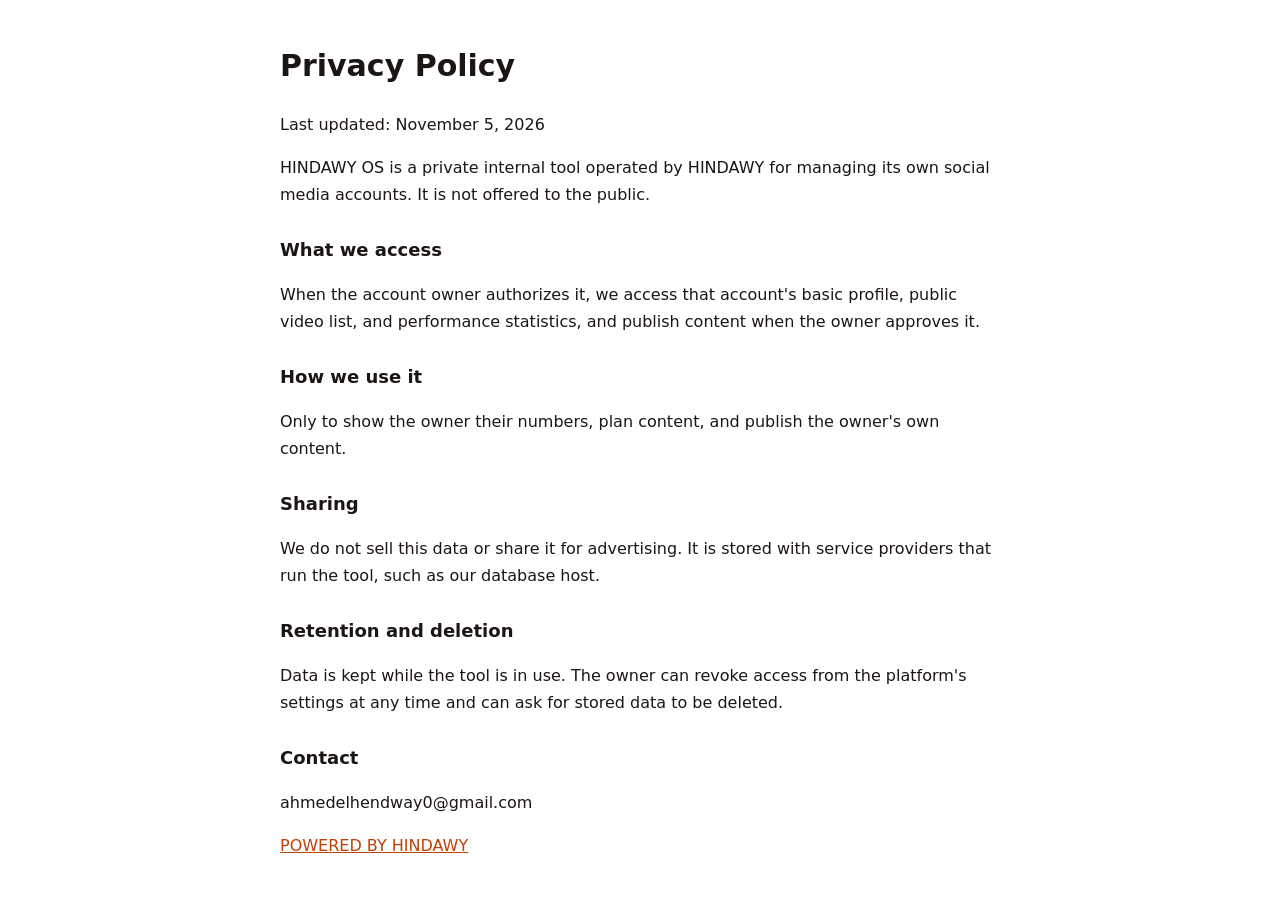
<file: privacy.html>
<!doctype html><html lang="en"><head><meta charset="utf-8"><meta name="viewport" content="width=device-width,initial-scale=1"><title>Privacy Policy | HINDAWY OS</title><style>body{font:16px/1.7 system-ui,sans-serif;max-width:720px;margin:40px auto;padding:0 18px;color:#1b1613}h1{font-size:30px}h2{font-size:18px;margin-top:26px}a{color:#be4207}</style></head><body>
<h1>Privacy Policy</h1><p>Last updated: November 5, 2026</p>
<p>HINDAWY OS is a private internal tool operated by HINDAWY for managing its own social media accounts. It is not offered to the public.</p>
<h2>What we access</h2><p>When the account owner authorizes it, we access that account's basic profile, public video list, and performance statistics, and publish content when the owner approves it.</p>
<h2>How we use it</h2><p>Only to show the owner their numbers, plan content, and publish the owner's own content.</p>
<h2>Sharing</h2><p>We do not sell this data or share it for advertising. It is stored with service providers that run the tool, such as our database host.</p>
<h2>Retention and deletion</h2><p>Data is kept while the tool is in use. The owner can revoke access from the platform's settings at any time and can ask for stored data to be deleted.</p>
<h2>Contact</h2><p>ahmedelhendway0@gmail.com</p>
<p><a href="https://ahmedelhendway0-byte.github.io/portfolio/">POWERED BY HINDAWY</a></p>
</body></html>
</file>
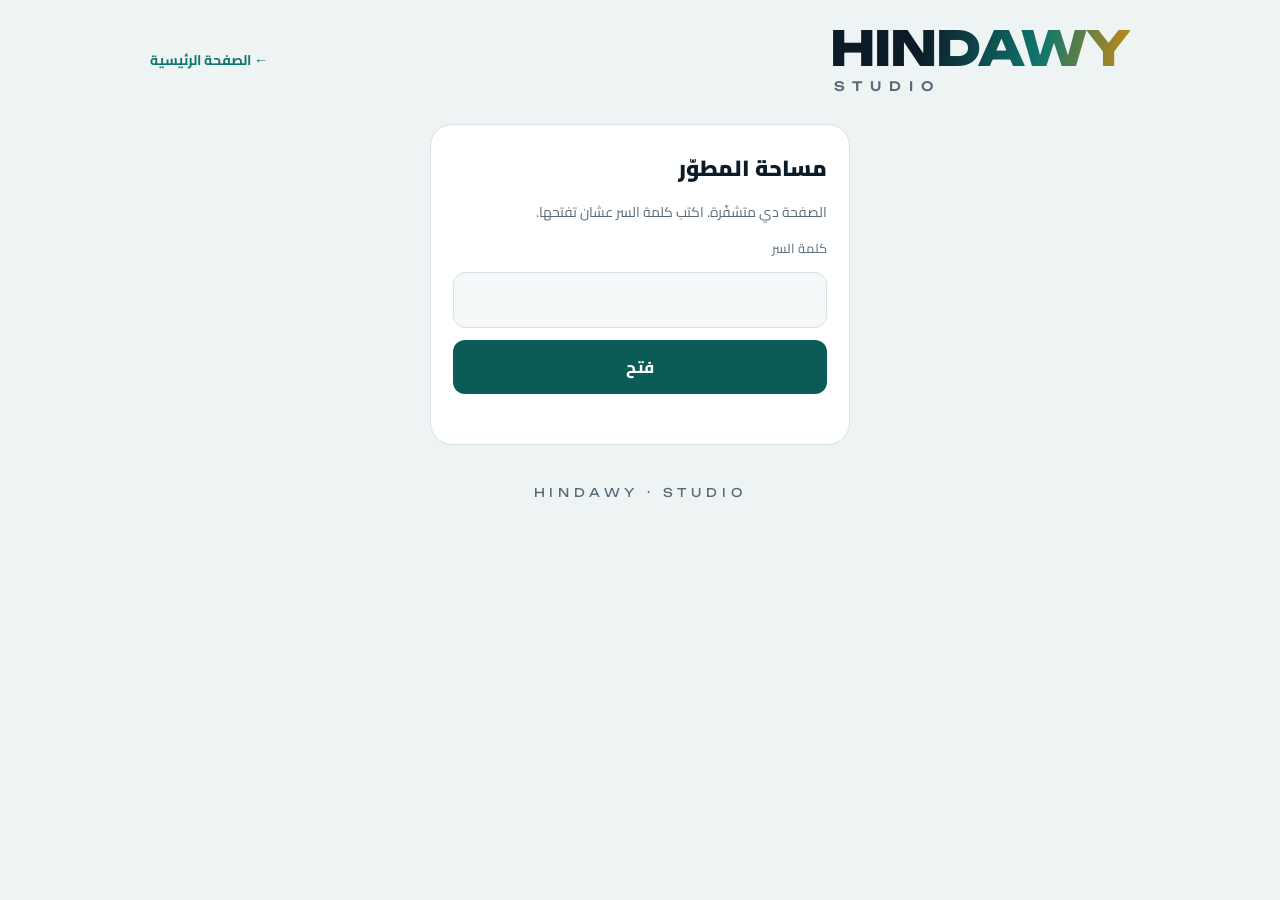
<file: studio.html>
<!DOCTYPE html>
<html lang="ar" dir="rtl">
<head>
<meta charset="utf-8">
<meta name="viewport" content="width=device-width, initial-scale=1, viewport-fit=cover">
<meta name="theme-color" content="#06121b">
<meta name="robots" content="noindex, nofollow">
<title>HINDAWY Studio</title>
<link rel="stylesheet" href="https://fonts.googleapis.com/css2?family=Cairo:wght@500;700;800;900&family=Unbounded:wght@500;800&family=Outfit:wght@400;600&display=swap">
<link rel="stylesheet" href="agency.css">
</head>
<body>
<div class="wrap">
 <div class="topbar"><div class="brand" style="padding:0"><div class="w" style="font-size:clamp(30px,7vw,48px)">HINDAWY</div><div class="a" style="font-size:13px">STUDIO</div></div><a href="./">← الصفحة الرئيسية</a></div>

 <form class="gate" id="gate" autocomplete="on">
  <h2>مساحة المطوّر</h2>
  <p>الصفحة دي متشفّرة. اكتب كلمة السر عشان تفتحها.</p>
  <input type="text" name="username" value="hindawy" autocomplete="username" hidden>
  <label for="pw" style="font-size:13px;color:var(--mute)">كلمة السر</label>
  <input id="pw" type="password" autocomplete="current-password" required>
  <button class="btn" id="go" type="submit">فتح</button>
  <div class="err" id="err" role="alert"></div>
 </form>

 <main id="out" class="wrap" style="gap:14px" hidden></main>
 <footer>HINDAWY · STUDIO<a href="#" id="lock" hidden>🔒 اقفل</a></footer>
</div>
<script>
var BLOB={"s":"7mP7EjLH8UZNMIINjKJU0w==","i":"ooKSOHMdTfus3cE46RS2ug==","n":210000,"c":"QUYCu9eaGJTUo4+6qZMN/NLQcQ3hiJ1PPuCLy94e/u4QFMn5pnO812xyXY3wbCsDENALrxF2GfFE45Lz5/WOx84/HpCoffL71pUAp3pB60yvxzTvalb8Hno7WAhbLAdizwX3BN6k3CXtIDwOzyv/xB169YM7im+e5nNPBbzTjDBy8ZnJKa2tu/McaiIWukRzM0U8/IdCChjbhbL9/dIkXFPh/jfTskQnUEGAMNtOQlGyf8QoSLSWywqif6A1zLzH3SwgGqN4O5nqjBTkdWEFDFFg2mhAoYxxqdPcPPH1AH7SfnQZtuCvYaV/AgepEAwUpamCCdCLnEBMlFMWubOMN7eU9YEXUu6gxI3RhFmvR1tPynODHTUElEbo7THGcIkOAICo36+ZhA97DZZ/UELXq2kFu+LAiJaawY1nyvAipPypV1PqstfxjxGlwOB0QzrT/O8LPfrfHL6e61PRSQy9xqhQM/reqnPSy7DV9aXkZyAWqMqiTcdiokvb+3bQWlWyu742f7ya8keDE7s2zyWF/7TNCMWg13amiUnMpgsudKIv/12011z0NUm/mRv5CsMu9KPNjy26ivcOlKQ3QkzQYoQxBrAvMc8JiKVBagkDHwQUQmCHZdF2GM6nq7BBrIp0Uj+U59WPlj6o6yQMfV65T1sVw9V8eSiLsuO/byKmmq0xukRc0HC616VhzgWz8cUTzKtImlwnW3/MNPRWgWMemdRGjc0MhidveiNbz2Nh9fepddgG5sso8rcNErspAWppSktIIjshtlobPOW7wgjnHJiEi3/ovT6bqEwMySLj+0MlshvolHnh8f59T1MWXm84sWdl8qmCCKEeTbYxOtZMJyOEpvnuu6jcnMYFkUFY3+3efyozeQmyvQRUO07/[base64]/d7+doV2vrJOfEYJbhKBIULe4PpnTabmDq3hldUU21jNrnEMvAQbLo94g2xw0uCq3IUVPd5EeiOGgrjxpWDWoJ3+9DoF+zkfW9EKYfEOsSZkBN4S0ZhN4nOMBQc9iGo2gnEdYnUIiTG7B/r20CbBkI+qK+cM5ZtoJBjgQ/hXtcOYWL6OSnBe2j1riI4jO0WxylWQbjV+JARr5ho6sDAF91MwQjyw/88WE+C2dMJ7rWm8pMxrtOt3DSnPlAD3dwziDAYhwz4+wi+XSk1ZbhgJ2OoGLjSFNIC/t8bb0Km9FT2DONYD1QXFArCHSDrArAVN4SORiF6YixQ9HoAxmzCfylmKS1HdWzHCeReUz3TGHKyI7bYnt1Yd10j+8h3EqOIxUGPkQWi9zvsWdxFLjJh6ckoT5PU0l6bZeIWM/rmR6sNHIToyOc93ojIIDPn2+bdfzJK7DXmzTaViyC0Oi/Kd8G1h1EdBQnLHR3/Wf3Bf70lzAqKIE74/Y206fBsOBAiEERHYNDIFAUVgm2Xotqvge1maE68ZjoGM22MW4HxDD5RhvcJpTR8BDz5jKoEUi2cUwdaz8ZSP/gfCNNXUqRbYa0WofAm34JpuOVMbt0jEWPMIrkmji93HxvgCyuOQLcngtCDDyxbw9tCafnq5g2kT9vNEmd3luhjGWyx5wcCIRku3Q5NzHsN2gdRmcxW1JMvjvnk1NkysYe7NO/k7D8RXt7+g9HUn5EeB3mzNME20M5mPHm73P9Ux7x7u4rAOgB2tYZWfaulYVoj/tamlNgA8X/zkNke1lx9kCTxsvyfNpcBwRFqUqFMZw0xYLRYkTtjVrKziaGsY1+ijeq51J28QC4YCJyqpIDexFobQDXbT/CiS0KJA6N1UJZthRJcDM0mWNoEHC0C5SgYPExkadYEIkFKzn1aum3r1I761AvzOKWqtJeQB+3Z633UaZTbwSqlEH4hjKV7tC41XbdDCl/[base64]/FDZm2eXym91o40MujsmDLtlRBesV7VyJIlxg4w4cAT4gNkYTYVyFTndNNZyA9tD026sWf7m+EFH6n/pAfDfuxuZFayeLlDgT4XyFDxXVcylMJaXEHK3fyXmOmaTVwDqQpXt78h5xu5s6+hN78UtZUItLgca1by4+Yp4sBg3lrk77O/8OdQEQ/SNjZqC+s8Wk4JBX6pa1il2AQ4bc1xJFywXGbNm98T3ggQHCwoyddh+S4g4DskP/[base64]/U8E6fpWJDLfDD4u2FUQVkmYp8YghIK2xHB9tQz5vHB0HeHQoCXScmrh5i7H5RqYkuzpOgFAzKGMqk1CbXBCSl7iQoG5LIpYvkCNJcd1pQi81wfs/1n3UM2NE7tCe0+B8caO+ycf+FV1lhYHABhplLnFRUQ9/Jb6Y4IV0RyKsRJBcCZFzqdoYDZ59zAT84E7pupmPKOHDzSooNLMdLhp+AZlky4+lX+k8MnGf1ZIYKwNETSzbyUvNYIyTtWx6TU9mOYP5yGjx8q/Mj5P4/ip13YyvXyI5sMBv06V4pKimhofq8gpI8JMunlX8whT2JLaizYx/[base64]/UVjMWZxro+XxjkznXpRO3dTnxFazetu53cv4DTq4liguQY+KsuTfuC3KRM0J9acz035IPz1jN3x6xNXWCEj/hNytIk/mGoxceq6zIsv+PTsngG7bf+qp/NS7fNKg/AW1DgNsCBSJoHkpgL0nDF8MI7eLFc1EP35BZvNm/SROpdTAo6hKQqCT54kQjlH01/iiwG+vNVWFLvzDHmndZljP056I+0hSW94vTkpc47qUt+t+m5cRKzny4YXeX2Vqo7K48rtPW+DQhYJVS+U2GyZJqrJKVtPwTDNzlFLVqiIWEKrcHYEnNiHw8vz1DtHw1wnqUGPqxz2b8o5FW6ykGX8d/TDnIN3k+gyI+qi3TvzX0/ZGwCmg5ehgUQvtcSON/aE1Pi29yQugvvtebR1uqIdCCMdIHvYzRKHzIccxOKu3BbA7uqFGk6X7smL9Ri55EQFu8QAfmo2PD+yWgq5s/MYt6QDLCLl7AIsYjT8eygtVGA/0pwjwa45IXJ4HnD3/rsQhQpO72ExaDQk3M3CYIdn9CmCUpnM6gDYmVHUkCo7kLVoDQa8njtDYgqYsGF/4VcCRrSPMyYEWldrKBBa4XO0EQg7Gi4wkMsoSye02XIM/U5nJMcjnZ177ZGB7eX5mNA2p0ErPYDiZ9CTQVI4kGGDoDrwQuCtZI2N9myP20XYowX1on+FiPnwMpl3gL8xk1UVi8tdNdXgfKoluelcPbgAli7j3ibtQW0GjgXsLK0rSSeNZssStwnMIT9tGAR0t28DlTFq/xpnzaTxNb0PUhQg9kOjSvBhk01O4nIFHSuFfboy2F5eoxA6fKi811wDocqn4nI1rAnl9uvFv6uFX6vwcqejgiR72wNHFRQ+R5Z69ui//GPcgZssAJYt030FnF+xXus8VBnYwx1b8QrqxP4KClbez58zOQGr7Zwh0nwX0vv+LFDaDuEPw3VspUkjsCr5mvxkzjVRP5yYwOe0mKwqfZLozUUf2bKLMWnP/qumv5vDq23zkrfoyTUCKIQy3/yEsRbNYPGPd/[base64]/JhJur9vDw4BA7MyvKdVJcMcU8SXBjlrhDkCBqM2e8u58jZMd7NcL5bX9gpCiUknTaNfc4hI4Z8VUjT14Gxez+497SZgeIEQ+L5BhS9b9zzy3BkscJo5o3D8HcJ3bIku68wPW/5AUAtfVTx6tGVIzzqxQ0sqzPHIoI7y5YgnqCUgyVBsFqv0HzyvQSS2vX+qGbqTRuxPldshG40yeMPMgnzgt/[base64]/FH35xcNuXBi12xxywp8KjdZF3w73Ygv2IRRTmuK8FD0rXg0baub1fVLU1S1OljhV5VSesFtYhqB555nOLZPwdJU63mD6hcVwhEKx6P/jEr4aiO2SO5wte72XrbHClYILQ5XpQ8Z9HHUExfyIfH7HT41U3hk2HdHLP1xSQ8BluuttSSnAA7gcf1cPkT7jaKHr4hZR0CJz2xC4rmMn8cbYNvXh8JApusTJwtFbQtWT/MS++ULv1RBYmN1dh39DaauxhAY6t3cXwUP7WQJjLMYU1YQNaI6E8SAO7CTp5olUGiWddvyxw2yHmIW+8tu13MlaPYSEUHic7a/cGeNgI/W4ipGHU7W4g2nh3prbnmwkTa7oZh1AP/p3fYlayTXBe0/KC2IBe+tzscRZ9JLf7bDQG9OyvSzftUM4pC7iwErFvpQILDYRg+W0bwZNxXPirFpcC+nSkwnRtVaUsaXviozJLl2CNtwSx9rpe6D1C/DcmxyZnJVrAcQR2JXtSh7RuOIddQhDgF93uGRklSjn3OOu9go8/46upxwelrcLLNyHgVecaQy72UD+BpZ8xDiZxskiZhRQVg/72IvCgGUXrdcemlEMh0bjIMSnTgbMIBhfmkUPV+9jJjr04lHa+eD2o8+mZwSBUhYnA/p4PGPcZ+RS5ye70x6ZnrugN92P0Cd6uB61b3/99Y37+/xohAKSPjem9YVDxSAZOStPUbYdp39RLLlzfVVMDorBi/945BcF9cT22zkFVuYRi3gSgD/lyQ1Ua8TBpNz3QuNQZVwSszMpLps7e5fF0u1AVBDOmUT8NFj0rz5ufwLjophfgq7c0yxQ/RLXD/Bfpj6+XiuoSnfWUn/cP8bvN3sUtMCWJWHhWIMCl2EbE35pOuvxMlwGvGgmRWLBNXRS3+5DQLxgOKAIjev9B0glV5KYeAAn/dFJNbWhI9hLFDHSuf4MsehHm9EVqUxldnxSpZP551JtYjNORInIxtSAv+Q+WtRPfIFMMgmrthEg/rt/nUmhMGgGxN/2JskcwdncwHXtD0XZkIGOe/W5eVZtvdWUgiXu0FcT3horGhc7Zwf1AyL51wOC4YnkaxgBuIPUvQieKD7640bz4HY9Qh2Cl3/JkPG66z0HWsd4mjZPulgAF9gbwwE+/TAp9JvEql+otvhXL7Y5eV5JqPxKWdvdDrkdLH1eayBBXmrqkDrRlje/9St/1fiDmqqHtoNFdgG7at5wQNmtcPXb9S6AEJ5wlrZ8akEzX66evfpcqco0ATLFyStBFc7aJFSl1Ezt/TQEjlfznyou9OWxnwWwJtIz45bKXzm03XfhyUGloSQYogARw+M2lZ1pJm4AXz3OanqMLkT19b6KCj0wCxQTq88Y/8i6rlKaL1cZCeEt5VJ+V5ex3E7gQbuz4UKRFozrYTlHslk0qAUrT6OKq/uenhmfhHkJFrZ5eJXjh5FGaC1lYm6m7JG56AXdXGIrT/imw+bjThZSLPKlZySa0+Z3Auy1s9uoEPk0iM1mejDT98lHuXoeCcMvJSqLavbiOfCGEvvlgDA8i333cEsmFmSNzSHglxpntFVzLeg0bYhpxpV04Mt/DM8GZMEIY+D7k4XzkU6Shy+eLb3+y9OvrizlqJSAaT/qHboDwcaZLwuoW6v3/a3Z4kkrKNe9SDLmMMl7QidKJpNLlBD7OpS47/2qWvvqaXw5FRxSiqJTdfaM6XubfqG6IsSNUWEdauqX1agLnl4VAzcny8tCAIWOU/a+BMltBewyFdYMe3HN32766bQLqItuduTZKFXG472dgWH1MZLC1sAGWl+SUKi7Mnfs5buZB4McxLMs+nHe/gALAX9i7Cz/doveM9BPp6jEQ8nAWKcr2HOR7vZhUkufGedzVl7MkdymFTIRm4t6zPM7qPwBS1d4HuWuKTYArzgcL81M2oME0Qhx632kHP+CNIclAETPFnFzj54vJEZvbUfeGy3eqEMolyb5Tw7+ddcCnrnnAZK6MVCwqrjT//YGjvosmXRASW3MlGbZVrt9PgjoqflDD19mM3JWFqeCywcmmqXYI86baitxqVcGamRevrGBVwgZ2mjXK34emut+mkaZU71F1+I6c7dKzyY4OLUS8tQSM5r6b3UPFJCaHDg+ytsDuLoykYKJX96PyIH7M9y4Le7eHCTlNdUipU53H63/smAzKPNJW0+XOJV5TT65/6TVvtD6J23MHNM5mIqu+l84kKosZ8FVloRxqOpOT0bxZYSUZasJnTUTfo3NRSUk2LbY+GYl7n+8L95W09w5TTobZYzeWh+7QwVceLE/drz9o99e/hoiFphzJ+s3L6s7O/rEq0YYo+FlQWEODCBrZPlDAUQp5nsyZCHIIOexV0wcIZ9wunoauZvTa08YLAtj06tMuRYkDkKt07/dMvMqkXmFGNHhfEv0j2OBVnNMWzI1TM5au3PK3XODNeyqUtUcc4QZKVFlTP/[base64]/8S0AxnIAjxgfjRY7BCfuSH3gSE2JyqA2WwIQza0z2fKpUhLMXxW3kKGgfVCDWo+sJui9Sprvt5ica1PPwpnEmB9AUgrs8WMDxNFWHugJNrUdA3GdxG8m6fknUNMy+QsT7MZ/6qSa27O3g/GLDp5ZWg8sgZtH0eOdvRhKU5rR/K4fOfI+PChx52zsmT6TKEwq0Kfgzl7ZIyamMA1VaXMjhOfB7hTZiKep/5XaXDeUbVRRxTa9YxqWFMCbBSc/iSyFl822BfbKsBKoYKBtj/7lOFhwArXaRjc8T9swkco7x1aXceCKX0bxokS5KTDeP/9F0f/1OYaTG6tvFmVDJ59hvNE/l5M9A/udJ+/X+N8VW/jXyJnMFMSExWAcDEetV5bVyJw0pJTdlhZSPIA4N7rGhOMpklLh6UR/tuUPQI1depe7gKCjaQlSrs55eomlrr3gLxrSuSyXVvp/6/MIqN0Udf9Qmi0yEthg59UwVkJNzMLF1yxdTyAg+IFTbPXHFvoxRRx6BeGdqOdiTbVcKo8uHgk0Qrc2hUBCQpVTSfygDsjqw5bftvQrwAzPFTcYZqoP5WZbMKXctEdP1f84XPjZ34o+ROcfHgtW1uqZTiITfwIdJYav/olb7S6svXSwKO5MpkfBhnMJI8tghNkUI5AdkUKWXEHePxgwBqIK/Kwr2J1/Icpjt0J0PCowaaecRV8VMCCqIkUgh43nNtPbYU83r6hiwGJFY7eUmdp7wFbTuflhsoIE1Oee04i56Wb4cbsCPJjDbaaZci1NyBmXaelvDCX1pZFcv4ItqjF8uvJUxHzYVKX4c3Ee/yTBMcr7ScQ2R/55MZonP21B9DTib7ru2Gjvgun5/hVnTUHHF+ZfSBhRlTqcwjr27ybe+t5lVMMdZVuyS76TpvGRbnrclBQrjI/[base64]/iSzNCKfBZLkBZBDjCcZXUGZT2SkAnh2Z7eZtkqn9lxczra+Fu2gOBRvcOOeYMqj8MLe80vTAc0+1SsEqvUeh4suesc8uCKA+Un7075ml0fwNrIg+m9/[base64]/4DORXERktsEXeFpkhrfcJnvhrXY06i0ymkVc1iTmkDeFSF+x4gnP1qD64HeA80wGEot7yHsq+izPOBLDNcGjqgc/PpStwKaTSjrZbs9MroS+AWunE3QJl+fKdOfYDw7X1wWXMraDfHyylT1KwtiewWmtm9S/YI408aedYNUgDa3CZCX8u0n9XDP6WDmA77pEIq4mfInWCH2ozuBVY5mIE/pflGuj9bUVK/jhSfGDlS0OdPSiJZSOP1dCZXOpyq1yENGtufyLitZplHFLPKcPO57SCSl4Ya+8F+nhmS7E7nrDT/pWOfGBH1sGWSaTYI6aufEoo/3y1Kdv0ARauStjI//qv0gNEE1KwBu1eNkWWrRZUAoPYPkgE+j4pcXbeaYU6hmK5dz2WPPMtgK+FGdQPBz7SHU5wEyXh/dLZSPlOOVpC+PMskTqTyb0hpyvHI/xbj8sGwPOQWvpYY4BZMQbZzzj/tifxAvs6J2ivqqtNzLx5mB0FW1tgg7ZIEBXx0qDht49TMXetuFLGmJs4fNEZwjfY0eiDjE/xGGBuIkmD6P5fxteUG7QD/[base64]/C/WKn2dIcZ00ZEmi9yKu2K4wvs/ME8vOJboSgoAKg="};
(function(){
  function b64(s){var b=atob(s),u=new Uint8Array(b.length);for(var i=0;i<b.length;i++)u[i]=b.charCodeAt(i);return u}
  async function open(pw){
    var key=await crypto.subtle.importKey("raw",new TextEncoder().encode(pw),"PBKDF2",false,["deriveKey"]);
    var k=await crypto.subtle.deriveKey({name:"PBKDF2",salt:b64(BLOB.s),iterations:BLOB.n,hash:"SHA-256"},key,{name:"AES-CBC",length:256},false,["decrypt"]);
    var pt=await crypto.subtle.decrypt({name:"AES-CBC",iv:b64(BLOB.i)},k,b64(BLOB.c));
    var html=new TextDecoder().decode(pt);
    if(html.indexOf("STUDIO-OK")!==0)throw new Error("bad");
    return html.slice(9);
  }
  function show(html){var o=document.getElementById("out");o.innerHTML=html;o.hidden=false;document.getElementById("gate").hidden=true;document.getElementById("lock").hidden=false}
  document.getElementById("gate").addEventListener("submit",function(e){
    e.preventDefault();var pw=document.getElementById("pw").value,err=document.getElementById("err"),go=document.getElementById("go");
    err.textContent="";go.disabled=true;go.textContent="بيفتح…";
    open(pw).then(function(h){show(h);try{sessionStorage.setItem("hs",pw)}catch(x){}},function(){err.textContent="كلمة السر غلط. جرّب تاني."})
      .then(function(){go.disabled=false;go.textContent="فتح"});
  });
  document.getElementById("lock").addEventListener("click",function(e){e.preventDefault();try{sessionStorage.removeItem("hs")}catch(x){}location.reload()});
  try{var s=sessionStorage.getItem("hs");if(s)open(s).then(show,function(){})}catch(x){}
})();
</script>
</body>
</html>
</file>
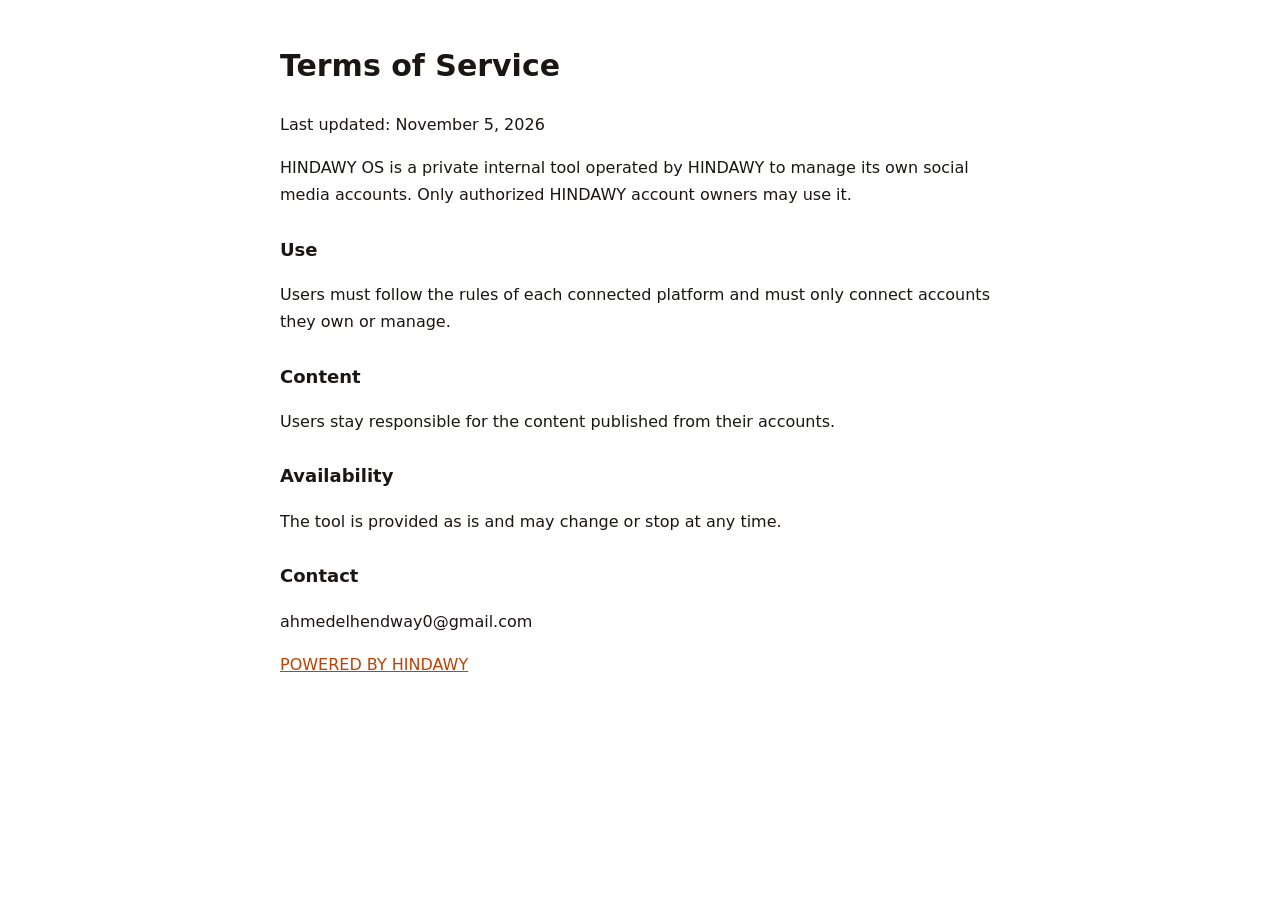
<file: terms.html>
<!doctype html><html lang="en"><head><meta charset="utf-8"><meta name="viewport" content="width=device-width,initial-scale=1"><title>Terms of Service | HINDAWY OS</title><style>body{font:16px/1.7 system-ui,sans-serif;max-width:720px;margin:40px auto;padding:0 18px;color:#1b1613}h1{font-size:30px}h2{font-size:18px;margin-top:26px}a{color:#be4207}</style></head><body>
<h1>Terms of Service</h1><p>Last updated: November 5, 2026</p>
<p>HINDAWY OS is a private internal tool operated by HINDAWY to manage its own social media accounts. Only authorized HINDAWY account owners may use it.</p>
<h2>Use</h2><p>Users must follow the rules of each connected platform and must only connect accounts they own or manage.</p>
<h2>Content</h2><p>Users stay responsible for the content published from their accounts.</p>
<h2>Availability</h2><p>The tool is provided as is and may change or stop at any time.</p>
<h2>Contact</h2><p>ahmedelhendway0@gmail.com</p>
<p><a href="https://ahmedelhendway0-byte.github.io/portfolio/">POWERED BY HINDAWY</a></p>
</body></html>
</file>
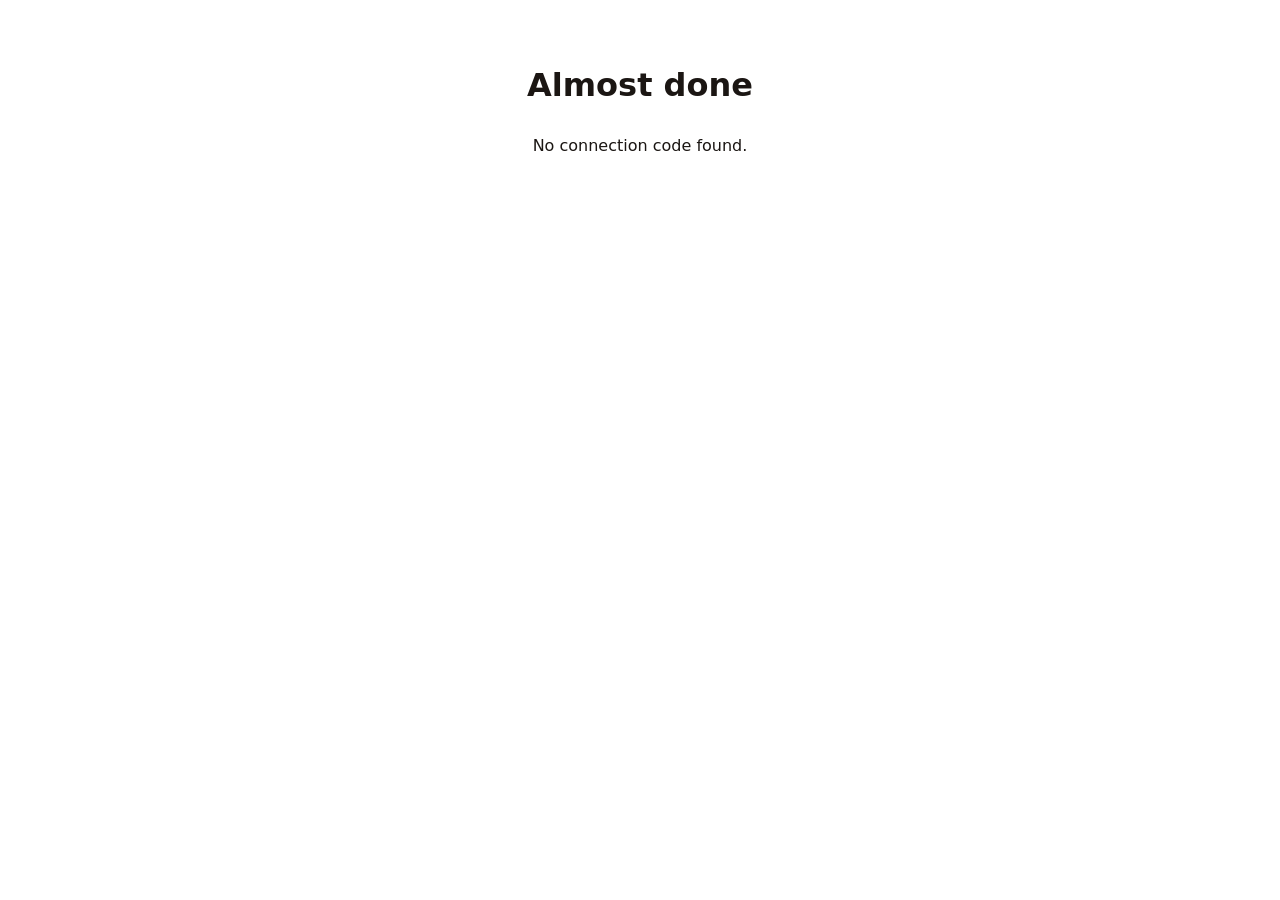
<file: tiktok-callback.html>
<!doctype html><html lang="en"><head><meta charset="utf-8"><meta name="viewport" content="width=device-width,initial-scale=1"><meta name="robots" content="noindex"><meta name="referrer" content="no-referrer"><title>HINDAWY OS: TikTok connection</title><style>body{font:16px/1.6 system-ui,sans-serif;max-width:560px;margin:60px auto;padding:0 18px;color:#1b1613;text-align:center}button{font:inherit;background:#f05a14;color:#fff;border:0;border-radius:10px;padding:10px 18px;cursor:pointer}</style></head><body>
<h1>Almost done</h1><p id="m">Press the button, then return to the terminal window.</p><button id="b" type="button">Copy connection code</button>
<script>
var q=new URLSearchParams(location.search),c=q.get("code"),s=q.get("state"),m=document.getElementById("m"),b=document.getElementById("b");
if(!c){m.textContent=q.get("error")?"TikTok did not connect: "+q.get("error"):"No connection code found.";b.hidden=true}
else{history.replaceState(null,"",location.pathname);b.onclick=function(){navigator.clipboard.writeText("TTCODE:"+s+":"+c).then(function(){m.textContent="Copied. Return to the terminal.";b.hidden=true})}}
</script></body></html>
</file>
<file: agency.css>
/* HINDAWY Agency — استوديو داكن: وردمارك كبير، شبكة مشاريع مرقّمة */
:root{
  --bg:#06121b; --panel:#0c1f2c; --panel-2:#10283a; --fg:#eaf4f3; --mute:#8fa9b5; --line:#1b3446;
  --teal:#2dd4bf; --teal-deep:#0f766e; --gold:#f5b544; --gold-ink:#2e2100; --live:#4ade80; --lock:#fda4af;
  --f-mark:"Unbounded","Outfit",sans-serif; --f-ar:"Cairo","Segoe UI",Tahoma,sans-serif; --f-en:"Outfit","Cairo",sans-serif;
  color-scheme:dark;
  padding-top:env(safe-area-inset-top,0px);padding-bottom:env(safe-area-inset-bottom,0px);
}
@media (prefers-color-scheme: light){:root{
  --bg:#eef3f4; --panel:#ffffff; --panel-2:#f4f8f9; --fg:#0c1b27; --mute:#566a78; --line:#d6e0e5;
  --teal:#0f766e; --teal-deep:#0b5c56; --gold:#c98a12; --gold-ink:#ffffff; --live:#15803d; --lock:#be123c; color-scheme:light}}
*{box-sizing:border-box}[hidden]{display:none!important}
html{-webkit-text-size-adjust:100%}
body{margin:0;background:var(--bg);color:var(--fg);font-family:var(--f-ar);direction:rtl;
  padding-left:max(16px,env(safe-area-inset-left,0px));padding-right:max(16px,env(safe-area-inset-right,0px));padding-block:26px 48px}
.wrap{max-width:980px;margin:0 auto;display:flex;flex-direction:column;gap:30px}
a{color:inherit}
.brand{display:flex;flex-direction:column;align-items:flex-start;direction:ltr;text-align:left;gap:6px;padding-block:10px 4px}
.brand .w{font-family:var(--f-mark);font-weight:800;font-size:clamp(46px,12vw,112px);line-height:.95;letter-spacing:-.02em;
  background:linear-gradient(100deg,var(--fg) 30%,var(--teal) 70%,var(--gold));-webkit-background-clip:text;background-clip:text;color:transparent}
.brand .a{font-family:var(--f-mark);font-weight:500;font-size:clamp(14px,3.2vw,24px);letter-spacing:.6em;color:var(--mute);padding-left:.3em}
.brand .q{margin-top:14px;font-family:var(--f-en);font-size:clamp(15px,2.4vw,19px);color:var(--fg);opacity:.85;border-left:3px solid var(--gold);padding-left:12px}
.brand .q span{display:block;font-family:var(--f-ar);direction:rtl;text-align:left;font-size:14px;color:var(--mute);margin-top:4px}
.sec-h{display:flex;align-items:baseline;justify-content:space-between;gap:10px;flex-wrap:wrap}
.sec-h h2{margin:0;font-size:15px;font-weight:800;letter-spacing:.5px;color:var(--mute)}
.sec-h small{font-family:var(--f-en);font-size:13px;color:var(--mute)}
.projects{display:grid;grid-template-columns:repeat(auto-fit,minmax(215px,1fr));gap:14px}
.proj{display:flex;flex-direction:column;gap:12px;padding:20px;border-radius:22px;background:var(--panel);border:1px solid var(--line);text-decoration:none;min-width:0;transition:transform .2s,border-color .2s}
a.proj:hover{transform:translateY(-3px);border-color:var(--teal)}
a.proj:focus-visible,.lk:focus-visible,.cls a:focus-visible,.btn:focus-visible,.row:focus-visible{outline:3px solid var(--teal);outline-offset:2px}
.proj .no{font-family:var(--f-mark);font-size:13px;letter-spacing:.2em;color:var(--mute);direction:ltr;text-align:left}
.proj h3{margin:0;font-size:24px;font-weight:900;line-height:1.3}
.proj p{margin:0;font-size:14px;color:var(--mute);line-height:1.7}
.proj .foot{display:flex;gap:8px;flex-wrap:wrap;margin-top:auto}
.proj.ghost{background:transparent;border-style:dashed}
.proj.ghost h3{color:var(--mute)}
.proj.main{background:radial-gradient(420px 240px at 0% 100%,color-mix(in srgb,var(--gold) 22%,transparent),transparent 70%),linear-gradient(140deg,var(--panel-2),var(--panel))}
.chip{font-size:12px;font-weight:800;padding:4px 11px;border-radius:30px;background:var(--panel-2);color:var(--mute);border:1px solid var(--line);white-space:nowrap}
.chip.live{color:var(--live);border-color:color-mix(in srgb,var(--live) 40%,var(--line))}
.chip.live::before{content:"";display:inline-block;width:7px;height:7px;border-radius:50%;background:currentColor;margin-inline-end:6px;animation:pulse 1.6s infinite}
.chip.wait{color:var(--gold);border-color:color-mix(in srgb,var(--gold) 40%,var(--line))}
@keyframes pulse{50%{opacity:.3}}
.box{background:var(--panel);border:1px solid var(--line);border-radius:18px;padding:16px;display:flex;flex-direction:column;gap:10px;min-width:0}
.box h4{margin:0;font-size:15px;font-weight:800}
.grid2{display:grid;grid-template-columns:repeat(auto-fit,minmax(280px,1fr));gap:12px}
.links{display:flex;flex-wrap:wrap;gap:8px}
.lk{display:inline-flex;align-items:center;gap:8px;text-decoration:none;font-size:14px;font-weight:800;padding:9px 14px;border-radius:12px;background:var(--panel-2);border:1px solid var(--line);color:var(--fg);min-width:0}
.lk:hover{border-color:var(--teal);color:var(--teal)}
.lk i{font-style:normal;font-size:11px;font-weight:800;padding:1px 8px;border-radius:20px;background:var(--panel);color:var(--mute);border:1px solid var(--line)}
.lk i.l{color:var(--live)}.lk i.d{color:var(--gold)}.lk i.p{color:var(--lock)}
.classes{display:grid;grid-template-columns:repeat(auto-fill,minmax(200px,1fr));gap:8px}
.cls{background:var(--panel-2);border:1px solid var(--line);border-radius:14px;padding:10px 12px;display:flex;flex-direction:column;gap:8px;min-width:0}
.cls b{font-size:15px;font-weight:800}
.cls .two{display:grid;grid-template-columns:1fr 1fr;gap:6px}
.cls a{text-align:center;text-decoration:none;font-size:13px;font-weight:800;border-radius:10px;padding:7px 4px;border:1px solid var(--line);color:var(--fg);background:var(--panel)}
.cls a:hover{border-color:var(--teal);color:var(--teal)}
.cls a.att{color:var(--live);border-color:color-mix(in srgb,var(--live) 35%,var(--line))}
.lockbar{display:flex;gap:10px;align-items:center;font-size:13px;font-weight:700;color:var(--lock);background:color-mix(in srgb,var(--lock) 10%,transparent);border:1px solid color-mix(in srgb,var(--lock) 30%,var(--line));border-radius:12px;padding:8px 12px}
.steps{margin:0;padding:0 18px 0 0;display:flex;flex-direction:column;gap:8px;font-size:14px;line-height:1.8;color:var(--mute)}
.steps b{color:var(--fg)}
code{font-family:var(--f-en);direction:ltr;display:inline-block;background:var(--panel-2);border:1px solid var(--line);color:var(--fg);border-radius:6px;padding:0 6px;font-size:13px}
.gate{max-width:420px;width:100%;margin:0 auto;background:var(--panel);border:1px solid var(--line);border-radius:22px;padding:22px;display:flex;flex-direction:column;gap:12px}
.gate h2{margin:0;font-size:22px;font-weight:900}
.gate p{margin:0;font-size:14px;color:var(--mute);line-height:1.7}
.gate input{font:inherit;font-size:16px;padding:12px 14px;border-radius:12px;border:1.5px solid var(--line);background:var(--panel-2);color:var(--fg);direction:ltr;text-align:left;width:100%}
.gate input:focus{outline:none;border-color:var(--teal)}
.btn{font:inherit;font-size:16px;font-weight:800;border:0;border-radius:12px;padding:12px;background:var(--teal-deep);color:#fff;cursor:pointer}
.err{min-height:1.2em;font-size:13px;color:var(--lock);font-weight:700}
.topbar{display:flex;justify-content:space-between;align-items:center;gap:10px;flex-wrap:wrap}
.topbar a{font-size:14px;font-weight:700;color:var(--teal);text-decoration:none}
footer{text-align:center;font-family:var(--f-mark);font-size:12px;letter-spacing:.4em;color:var(--mute);padding-top:10px;display:flex;flex-direction:column;gap:10px;align-items:center}
footer a{font-family:var(--f-ar);letter-spacing:0;font-size:13px;color:var(--mute);text-decoration:none;border:1px solid var(--line);border-radius:20px;padding:5px 14px}
footer a:hover{color:var(--teal);border-color:var(--teal)}
footer a.hw{font-family:var(--f-mark);letter-spacing:.4em;font-size:12px;border:0;padding:0}
/* the portfolio: a button under the slogan and a wide card above the projects */
.pf-btn{margin-top:12px;align-self:flex-start;direction:rtl;font-weight:800;font-size:15px;text-decoration:none;color:var(--gold-ink);background:var(--gold);padding:10px 18px;border-radius:14px}
.pf-btn:hover{filter:brightness(1.08)}
.proj.pf{border-color:color-mix(in srgb,var(--teal) 45%,var(--line))}
@media (prefers-reduced-motion:reduce){.proj{transition:none}.chip.live::before{animation:none}}
</file>
